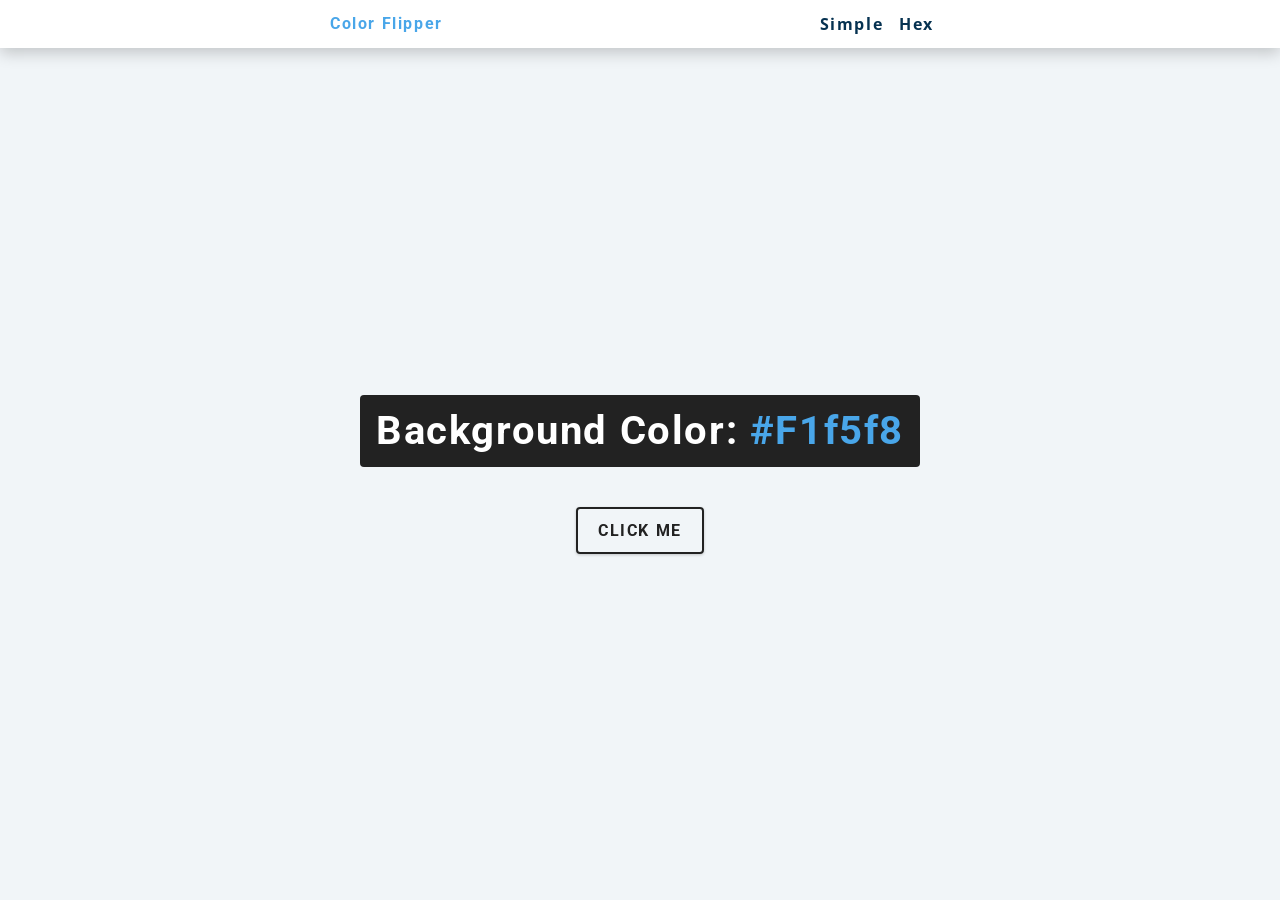
<file: 01-color-flipper/setup/index.html>
<!DOCTYPE html>
<html lang="en">
  <head>
    <meta charset="UTF-8" />
    <meta name="viewport" content="width=device-width, initial-scale=1.0" />
    <title>Color Flipper || Simple</title>

    <!-- styles -->
    <link rel="stylesheet" href="styles.css" />
  </head>
  <body>

    <nav>
      <div class="nav-center">
        <h4>color flipper</h4>
        <ul class="nav-links">
          <li>
            <a href="index.html">simple</a>
          </li>
          <li>
            <a href="hex.html">hex</a>
          </li>
        </ul>
      </div>

    </nav>

    <main>
      <div class="container">
        <h2>background color: <span class="color">
          #f1f5f8
        </span></h2>
        <button class="btn btn-hero" id="btn">click me</button>
      </div>
    </main>
    
    <!-- javascript -->
    <script src="app.js"></script>
  </body>
</html>
</file>
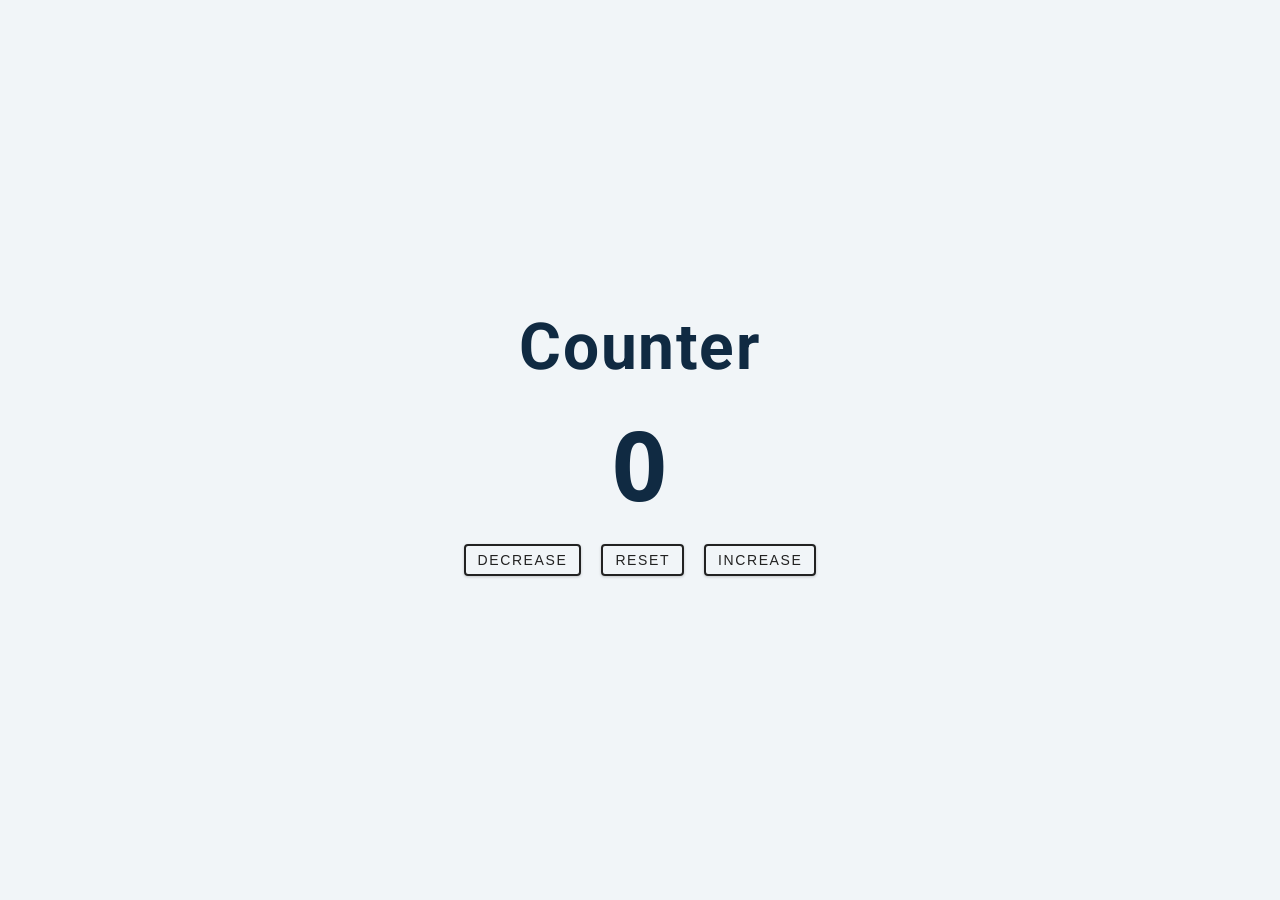
<file: 02-counter/setup/index.html>
<!DOCTYPE html>
<html lang="en">
  <head>
    <meta charset="UTF-8" />
    <meta name="viewport" content="width=device-width, initial-scale=1.0" />
    <title>Counter</title>

    <!-- styles -->
    <link rel="stylesheet" href="styles.css" />
  </head>
  <body>
    <main>
      <div class="container">
    <h1>Counter</h1>

    <span id="value">0</span>
    <div class="button-container">

      <button class="btn decrease">decrease</button>
      <button class="btn reset">reset</button>
      <button class="btn increase">increase</button>
    </div>
    <!-- javascript -->
   </div>
    </main>
    <script src="app.js"></script>
  </body>
</html>
</file>
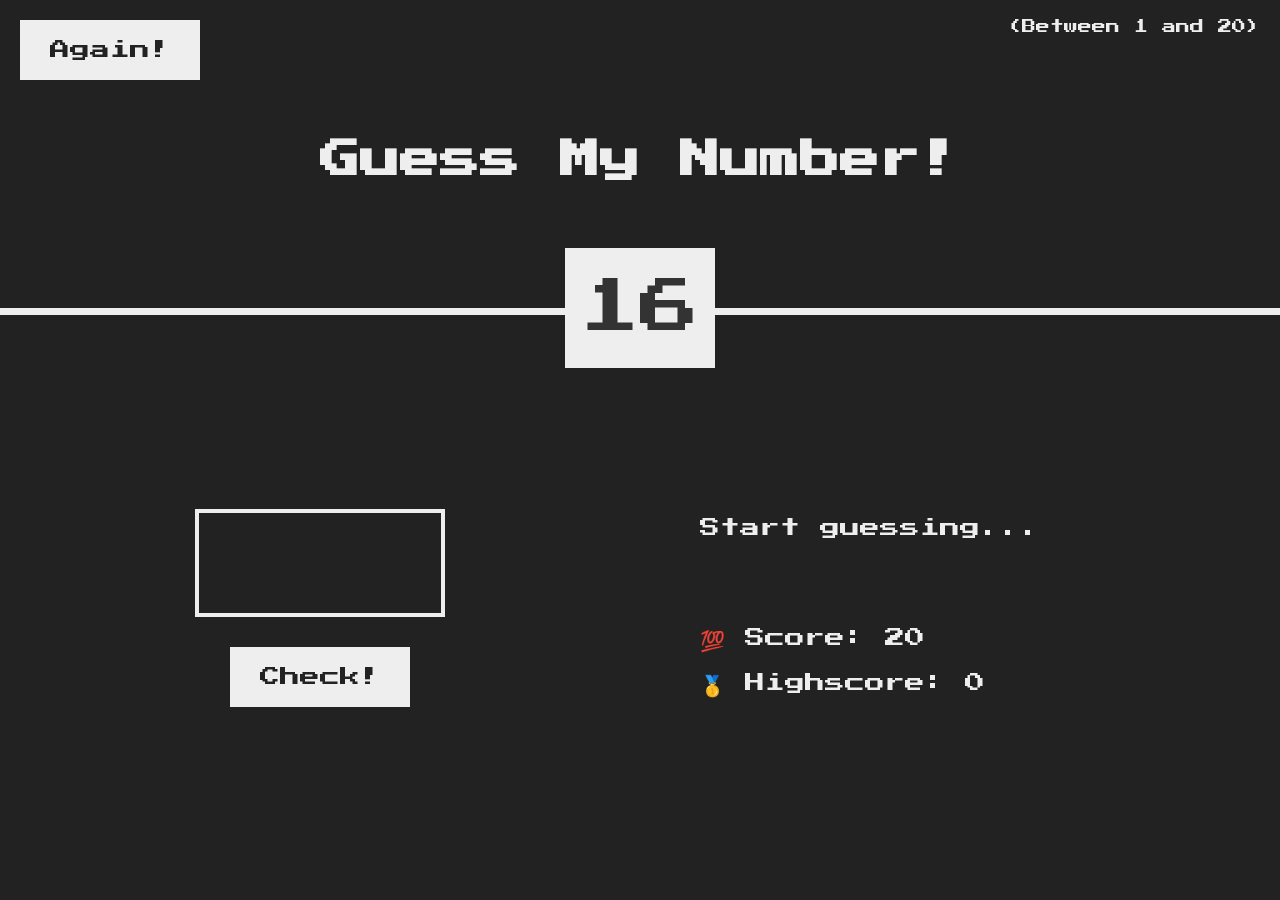
<file: 05-Guess-My-Number/starter/index.html>
<!DOCTYPE html>
<html lang="en">
  <head>
    <meta charset="UTF-8" />
    <meta name="viewport" content="width=device-width, initial-scale=1.0" />
    <meta http-equiv="X-UA-Compatible" content="ie=edge" />
    <link rel="stylesheet" href="style.css" />
    <title>Guess My Number!</title>
  </head>
  <body>
    <header>
      <h1>Guess My Number!</h1>
      <p class="between">(Between 1 and 20)</p>
      <button class="btn again">Again!</button>
      <div class="number">?</div>
    </header>
    <main>
      <section class="left">
        <input type="number" class="guess" />
        <button class="btn check">Check!</button>
      </section>
      <section class="right">
        <p class="message">Start guessing...</p>
        <p class="label-score">💯 Score: <span class="score">20</span></p>
        <p class="label-highscore">
          🥇 Highscore: <span class="highscore">0</span>
        </p>
      </section>
    </main>
    <script src="script.js"></script>
  </body>
</html>
</file>
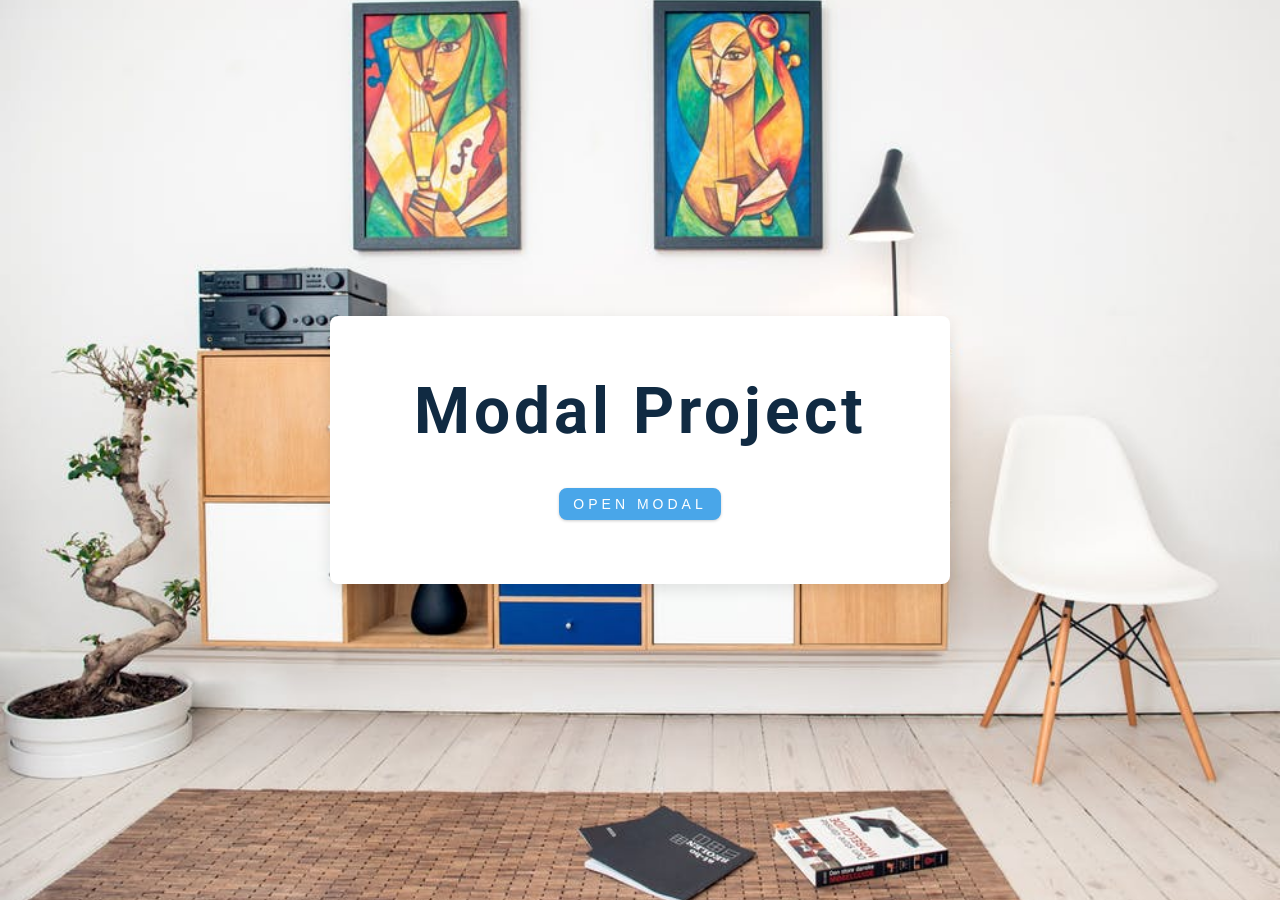
<file: 06-modal/setup/index.html>
<!DOCTYPE html>
<html lang="en">
  <head>
    <meta charset="UTF-8" />
    <meta name="viewport" content="width=device-width, initial-scale=1.0" />
    <title>Modal</title>
    <!-- font-awesome -->
    <link
      rel="stylesheet"
      href="https://cdnjs.cloudflare.com/ajax/libs/font-awesome/5.14.0/css/all.min.css"
    />
    <!-- styles -->
    <link rel="stylesheet" href="styles.css" />
  </head>
  <body>
   
    <header class="hero">
      <div class="banner">
        <h1>modal project</h1>
        <button class="btn modal-btn">
          open modal
        </button>
      </div>
    </header>

    <div class="modal-overlay">
      <div class="modal-container">
        <h3>modal content</h3>
         <button class="close-btn">
           <i class="fas fa-times"></i>
         </button>
      </div>
    </div>
    <!-- javascript -->
    <script src="app.js"></script>
  </body>
</html>
</file>
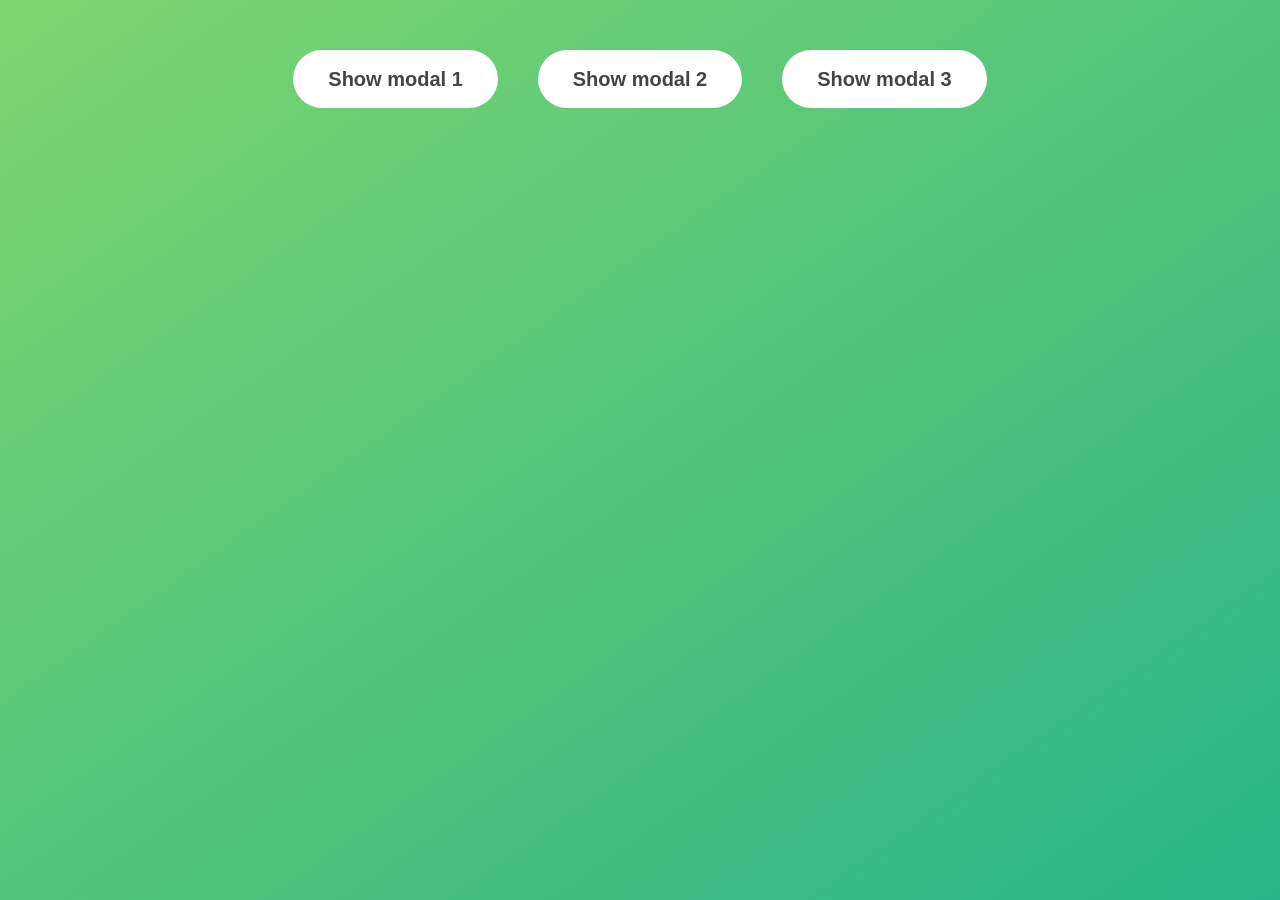
<file: 06-Modal/starter/index.html>
<!DOCTYPE html>
<html lang="en">
  <head>
    <meta charset="UTF-8" />
    <meta name="viewport" content="width=device-width, initial-scale=1.0" />
    <meta http-equiv="X-UA-Compatible" content="ie=edge" />
    <link rel="stylesheet" href="style.css" />
    <title>Modal window</title>
  </head>
  <body>
    <button class="show-modal">Show modal 1</button>
    <button class="show-modal">Show modal 2</button>
    <button class="show-modal">Show modal 3</button>

    <div class="modal hidden">
      <button class="close-modal">&times;</button>
      <h1>I'm a modal window 😍</h1>
      <p>
        Lorem ipsum dolor sit amet, consectetur adipisicing elit, sed do eiusmod
        tempor incididunt ut labore et dolore magna aliqua. Ut enim ad minim
        veniam, quis nostrud exercitation ullamco laboris nisi ut aliquip ex ea
        commodo consequat. Duis aute irure dolor in reprehenderit in voluptate
        velit esse cillum dolore eu fugiat nulla pariatur. Excepteur sint
        occaecat cupidatat non proident, sunt in culpa qui officia deserunt
        mollit anim id est laborum.
      </p>
    </div>
    <div class="overlay hidden"></div>

    <script src="script.js"></script>
  </body>
</html>
</file>
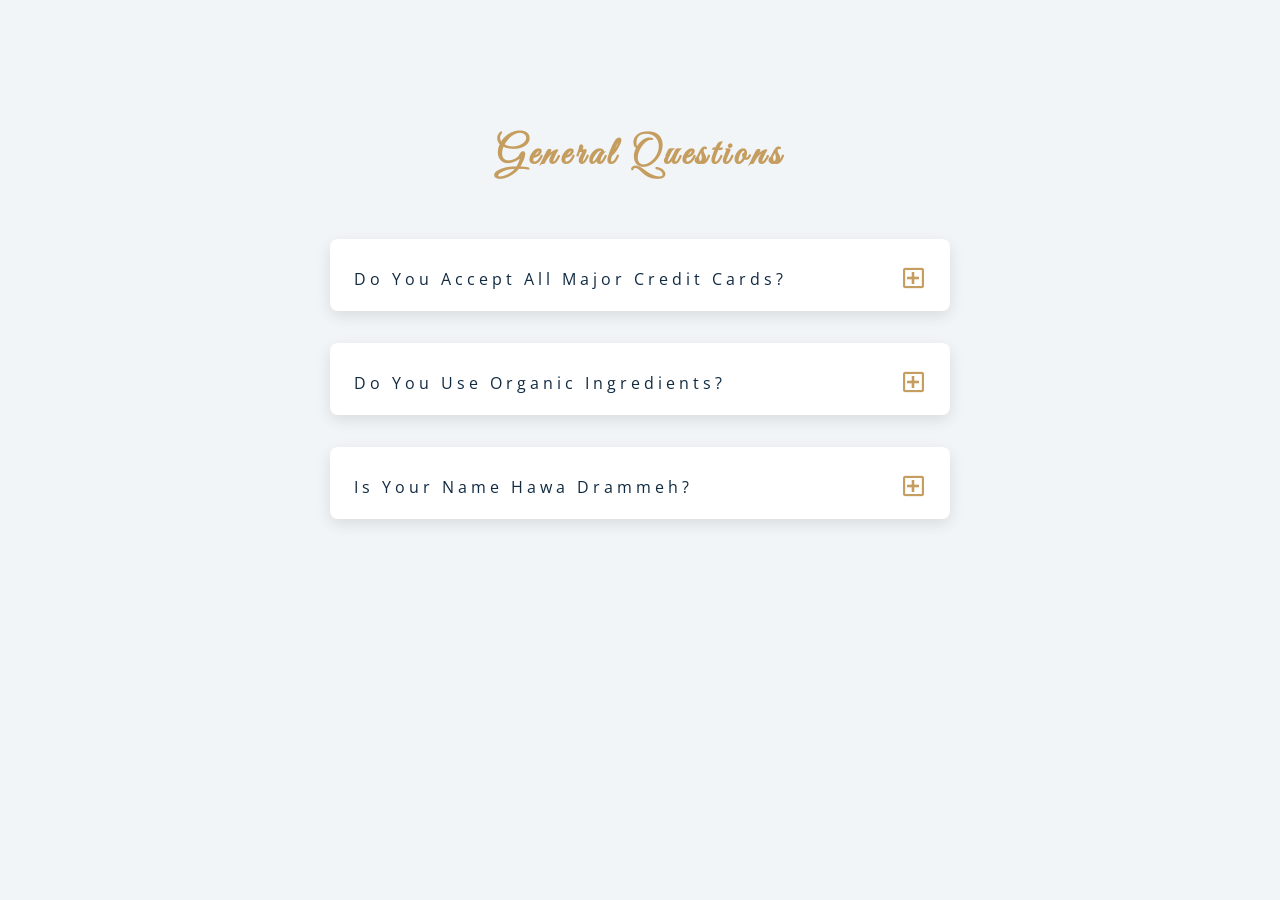
<file: 07-questions/setup/index.html>
<!DOCTYPE html>
<html lang="en">
  <head>
    <meta charset="UTF-8" />
    <meta name="viewport" content="width=device-width, initial-scale=1.0" />
    <title>Q & A</title>
    <!-- font-awesome -->
    <link
      rel="stylesheet"
      href="https://cdnjs.cloudflare.com/ajax/libs/font-awesome/5.14.0/css/all.min.css"
    />
    <!-- extra fonts -->
    <link
      href="https://fonts.googleapis.com/css?family=Great+Vibes&display=swap"
      rel="stylesheet"
    />
    <!-- styles -->
    <link rel="stylesheet" href="styles.css" />
  </head>
  <body>

    <section class="questions">
      <div class="title">
        <h2>general questions</h2>
      </div>

      <div class="section-center">

        <article class="question">

          <div class="question-title">
          <p>do you accept all major credit cards?</p>
          <button type="button" class="question-btn">
            <span class="plus-icon">
              <i class="far fa-plus-square"></i>
            </span>
            <span class="minus-icon">
              <i class="far fa-minus-square"></i>
            </span>
          </button>
        </div>


                      <div class="question-text">
            <p>È universalmente riconosciuto che un 
              lettore che osserva il layout di una 
              pagina viene distratto</p>

            </div>
          </article>
     



            <article class="question">
            <div class="question-title">
              <p>do you use organic ingredients?</p>
              <button type="button" class="question-btn">
                <span class="plus-icon">
                  <i class="far fa-plus-square"></i>
                </span>
                <span class="minus-icon">
                  <i class="far fa-minus-square"></i>
                </span>
              </button>
              </div>
              <div class="question-text">
                <p>È universalmente riconosciuto che un 
                  lettore che osserva il layout di una 
                  pagina viene distratto</p>
    
                </div>
                </article>


                <article class="question">
             
                <div class="question-title">
                  <p>is your name Hawa Drammeh?</p>
                  <button type="button" class="question-btn">
                    <span class="plus-icon">
                      <i class="far fa-plus-square"></i>
                    </span>
                    <span class="minus-icon">
                      <i class="far fa-minus-square"></i>
                    </span>
                  </button>
                  </div>
                  <div class="question-text">
                    <p>È universalmente riconosciuto che un 
                      lettore che osserva il layout di una 
                      pagina viene distratto</p>
        
                    </div>
          </article>
        </div>
    
    </section>
    <!-- javascript -->
    <script src="app.js"></script>
  </body>
</html>
</file>
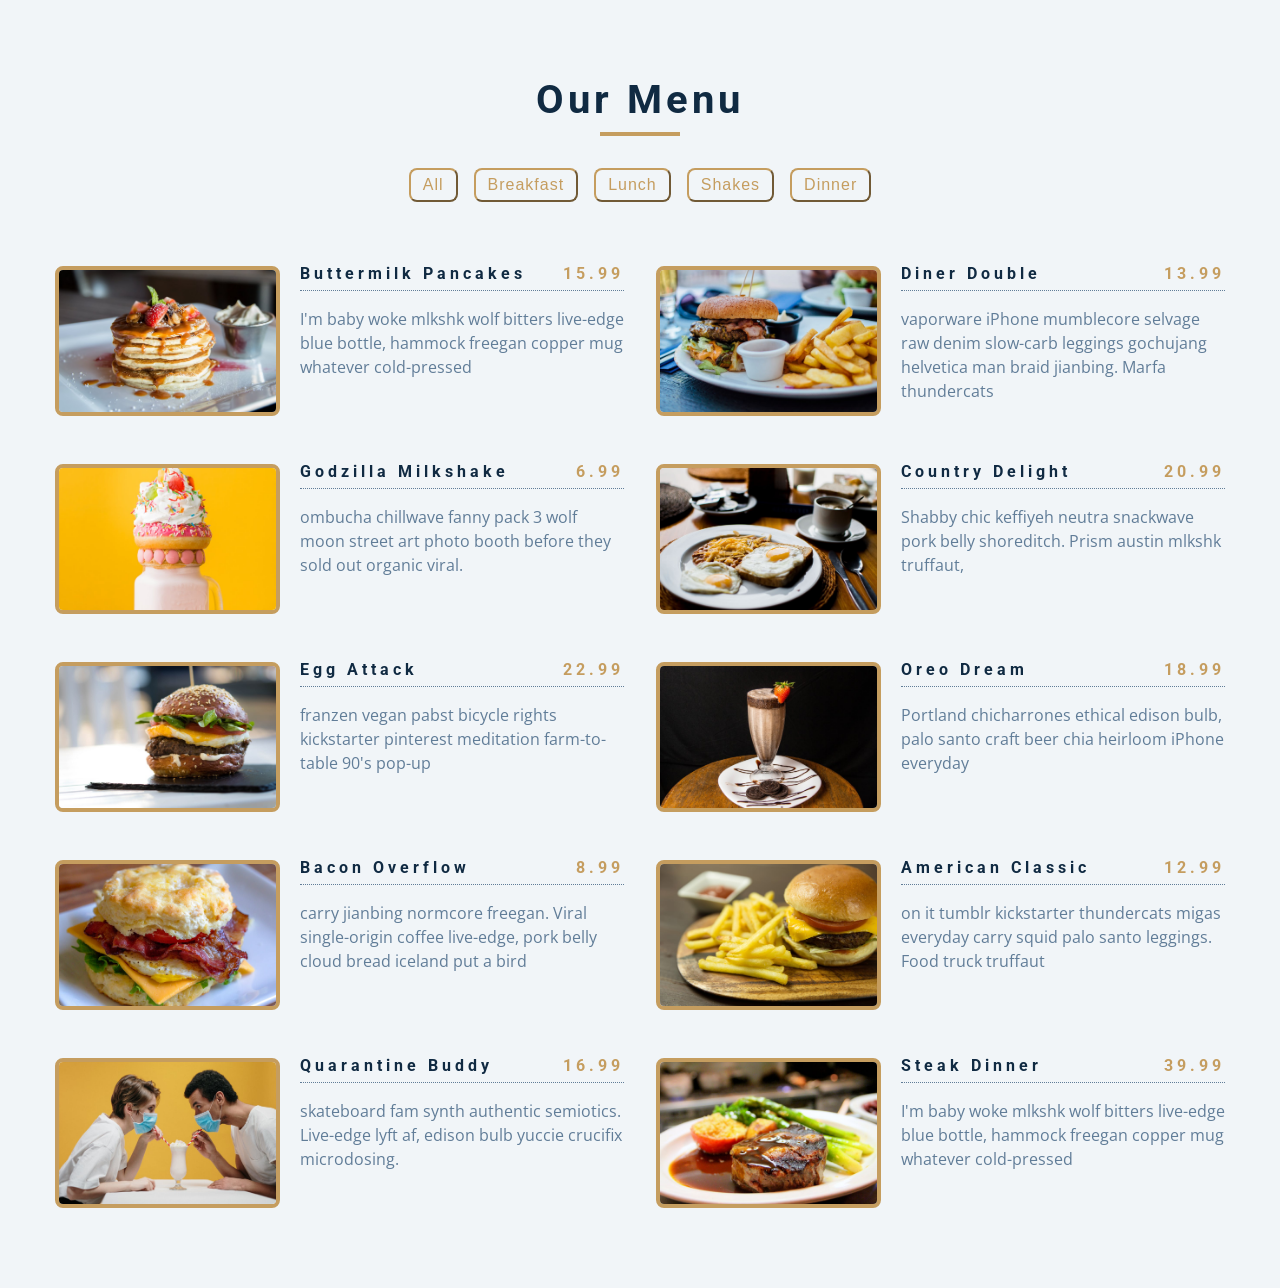
<file: 08-menu/setup/index.html>
<!DOCTYPE html>
<html lang="en">
  <head>
    <meta charset="UTF-8" />
    <meta name="viewport" content="width=device-width, initial-scale=1.0" />
    <title>Starter</title>
    <!-- font-awesome -->
    <link
      rel="stylesheet"
      href="https://cdnjs.cloudflare.com/ajax/libs/font-awesome/5.14.0/css/all.min.css"
    />
    <!-- styles -->
    <link rel="stylesheet" href="styles.css" />
  </head>
  <body>
    <section class="menu">

      <div class="title">
        <h2>our menu</h2>
        <div class="underline"></div>
      </div>

      <!---filter buttons-->

      <div class="btn-container">

        <!--
        <button type="button" class="filter-btn" data-id="all">All</button>
        <button type="button" class="filter-btn" data-id="breakfast">Breakfast</button>
        <button type="button" class="filter-btn" data-id="lunch">Lunch</button>
        <button type="button" class="filter-btn" data-id="shakes">Shakes</button>
        -->
      </div>

   
      <!---menu items-->

      <div class="section-center">

        <!--single item-->
        <article class="menu-item">
          <img src="menu-item.jpeg" class="photo" alt="menu-item">

          <div class="item-info">
            <header>
              <h4>buttermilk pancakes</h4>
              <h4 class="price">$15</h4>
            </header>

            <p class="item-text">
              It may sound self explanatory, 
              but the main difference between regular pancakes and buttermilk pancakes is the buttermilk! 
            </p>
            
          </div>

        </article>
        <!--end of single item-->

        
      </div>
      

    </section>
    <!-- javascript -->
    <script src="app.js"></script>
  </body>
</html>
</file>
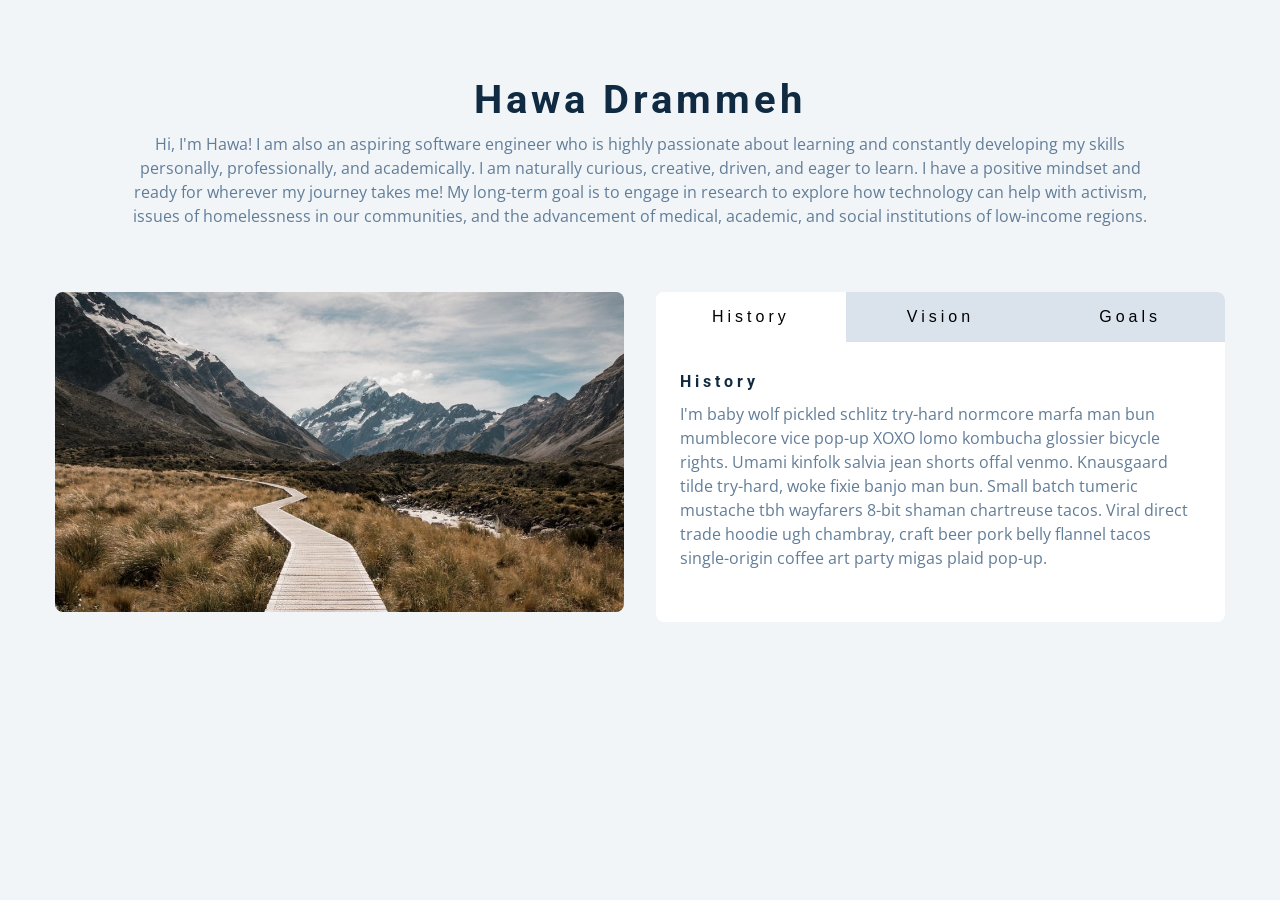
<file: 11-tabs/setup/index.html>
<!DOCTYPE html>
<html lang="en">
  <head>
    <meta charset="UTF-8" />
    <meta name="viewport" content="width=device-width, initial-scale=1.0" />
    <title>Tabs</title>

    <!-- styles -->
    <link rel="stylesheet" href="styles.css" />
  </head>
  <body>

    <section class="section">
      <div class="title">
        <h2>Hawa Drammeh</h2>
        <p>
          Hi, I'm Hawa!

I am also an aspiring software engineer who is highly passionate about learning and constantly developing my skills personally, professionally, and academically. I am naturally curious, creative, driven, and eager to learn. I have a positive mindset and ready for wherever my journey takes me!

My long-term goal is to engage in research to explore how technology can help with activism, issues of homelessness in our communities, and the advancement of medical, academic, and social institutions of low-income regions.
        </p>
      </div>

      <div class="about-center section-center">
        <article class="about-img">
          <img src="hero-bcg.jpeg" alt="about pic" />
        </article>
        <article class="about">
          <div class="btn-container">
            <button class="tab-btn active" data-id="history">History</button>
            <button class="tab-btn" data-id="vision"> Vision</button>
            <button class="tab-btn" data-id="goals">goals</button>
          </div>



          <article class="about-content">
                                      <!--single item-->
                     <div class="content active" id="history">
                         <h4>history</h4>
                       <p>
                      I'm baby wolf pickled schlitz try-hard normcore marfa man bun mumblecore vice
                 pop-up XOXO lomo kombucha glossier bicycle rights. Umami kinfolk salvia jean
                                        shorts offal venmo. Knausgaard tilde try-hard, woke fixie banjo man bun. Small
                                        batch tumeric mustache tbh wayfarers 8-bit shaman chartreuse tacos. Viral
                                        direct trade hoodie ugh chambray, craft beer pork belly flannel tacos
                                        single-origin coffee art party migas plaid pop-up.
                                      </p>
                            </div>

                              
                                        <!--end single item-->
                <!--single item-->
             
                <div class="content" id="vision">
                <h4>vision</h4>
                        
              <p>
                Man bun PBR&B keytar copper mug prism, hell of helvetica. Synth crucifix offal
                deep v hella biodiesel. Church-key listicle polaroid put a bird on it
                chillwave palo santo enamel pin, tattooed meggings franzen la croix cray.
                Retro yr aesthetic four loko tbh helvetica air plant, neutra palo santo tofu
                mumblecore. Hoodie bushwick pour-over jean shorts chartreuse shabby chic. Roof
                party hammock master cleanse pop-up truffaut, bicycle rights skateboard
                affogato readymade sustainable deep v live-edge schlitz narwhal.
              </p>
              <ul>
                <li>list item</li>
                <li>list item</li>
                <li>list item</li>

    
              </ul>

            </div>
                <!--end single item-->
                  <!--single item-->

        <!--single item-->
        <div class="content" id="goals"> 
        <h4>goals</h4>
                
      <p>
        Man bun PBR&B keytar copper mug prism, hell of helvetica. Synth crucifix offal
        deep v hella biodiesel. Church-key listicle polaroid put a bird on it
        chillwave palo santo enamel pin, tattooed meggings franzen la croix cray.
        Retro yr aesthetic four loko tbh helvetica air plant, neutra palo santo tofu
        mumblecore. Hoodie bushwick pour-over jean shorts chartreuse shabby chic. Roof
        party hammock master cleanse pop-up truffaut, bicycle rights skateboard
        affogato readymade sustainable deep v live-edge schlitz narwhal.
    
      </p>
    

        <!--end single item-->
          <!--single item-->
    </div>



          </div>

               


          </article>
        </article>

     
    
      </div>
    </section>

    <!-- javascript -->
    <script src="app.js"></script>
  </body>
</html>
</file>
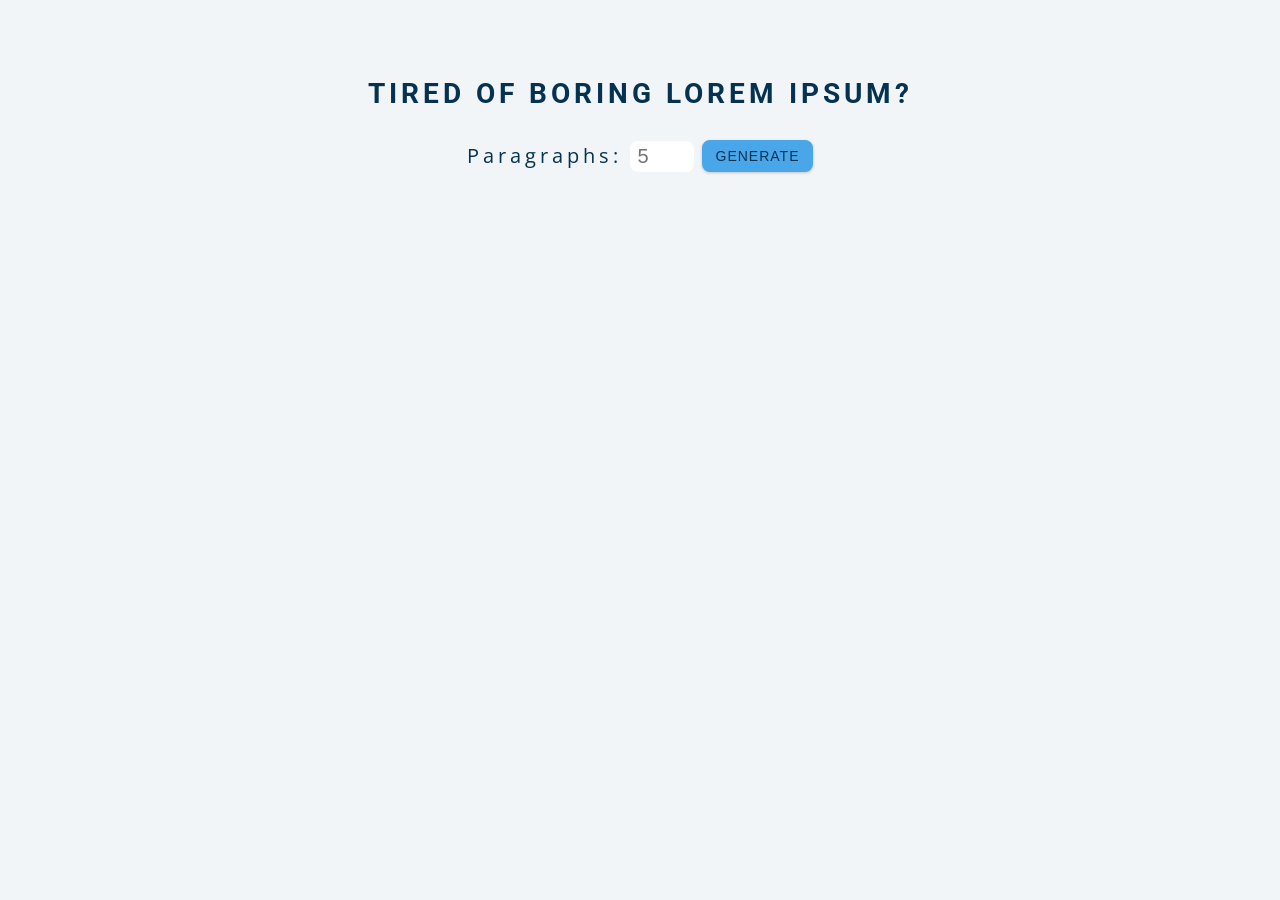
<file: 13-lorem-ipsum/setup/index.html>
<!DOCTYPE html>
<html lang="en">
  <head>
    <meta charset="UTF-8" />
    <meta name="viewport" content="width=device-width, initial-scale=1.0" />
    <title>Lorem Ipsum</title>

    <!-- styles -->
    <link rel="stylesheet" href="styles.css" />
  </head>
  <body>
   <section class="section-center">
     <h3>tired of boring lorem ipsum?</h3>
     <form  class="lorem-form">
       <label for="amount" >paragraphs:</label>
       <input type="number" name="amount" id="amount" placeholder="5"/>
       <button type="submit" class="btn">generate</button>
     </form>

     <article class="lorem-text">

     </article>
   </section>
    <!-- javascript -->
    <script src="app.js"></script>
  </body>
</html>
</file>
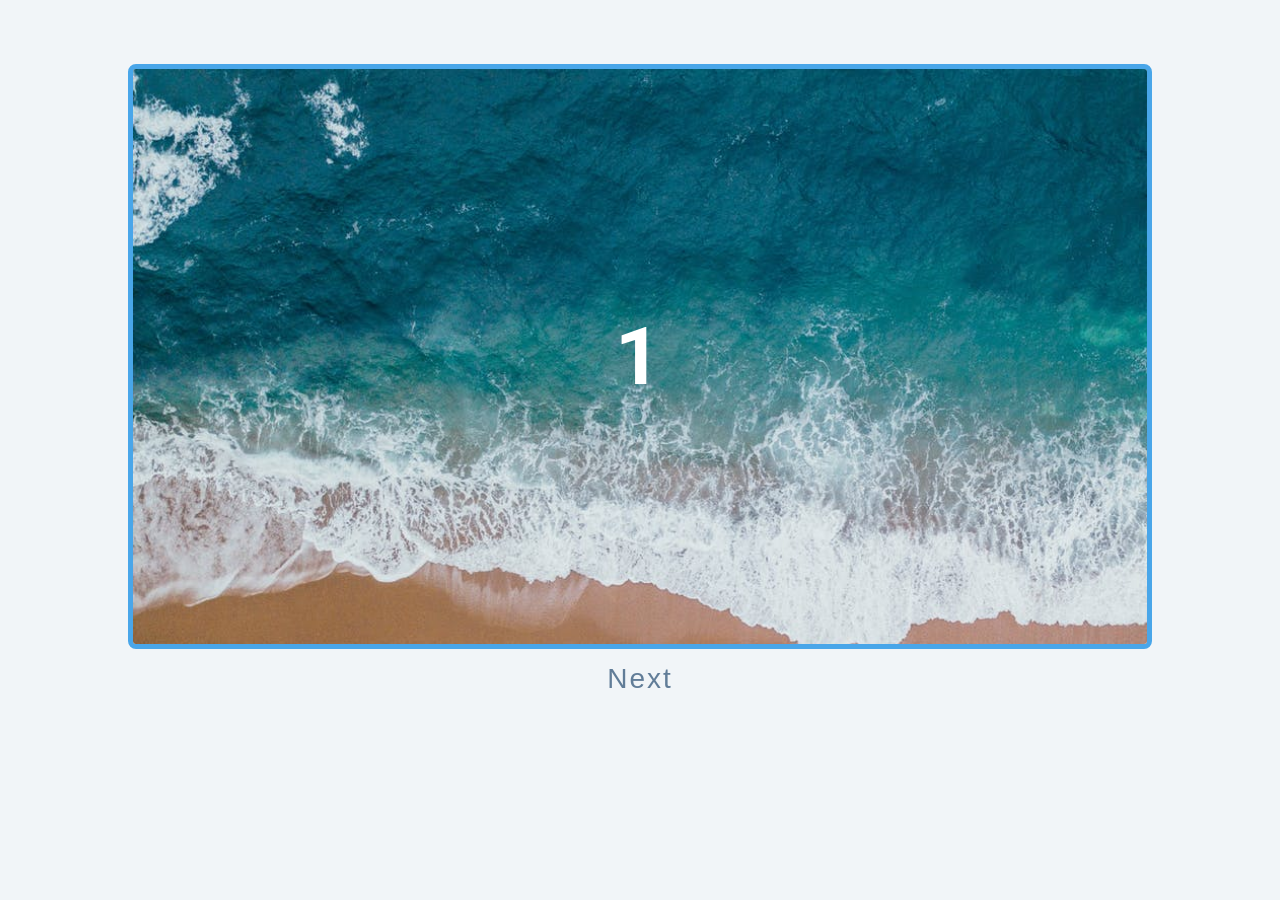
<file: 15-slider/setup/index.html>
<!DOCTYPE html>
<html lang="en">
  <head>
    <meta charset="UTF-8" />
    <meta name="viewport" content="width=device-width, initial-scale=1.0" />
    <title>Slider</title>

    <!-- styles -->
    <link rel="stylesheet" href="styles.css" />
  </head>
  <body>
    <div class="slider-container">
      <div class="slide">
        <img src="img-1.jpeg" class="slide-img" alt="" />
        <h1>1</h1>
      </div>

      <div class="slide">
      
        <h1>2</h1>
      </div>

      <div class="slide">
   
        <h1>3</h1>
      </div>

      <div class="slide">
        <div>
        <img src="person-1.jpeg" class="person-img" alt="" />
        <h4>susan doe</h4>
        <h1>4</h1>
        </div>
      
      </div>

    </div>

    <div class="btn-container">
      <button type="button" class="prevBtn">prev</button>
      <button type="button" class="nextBtn">next</button>

    </div>
    <!-- javascript -->
    <script src="app.js"></script>
  </body>
</html>
</file>
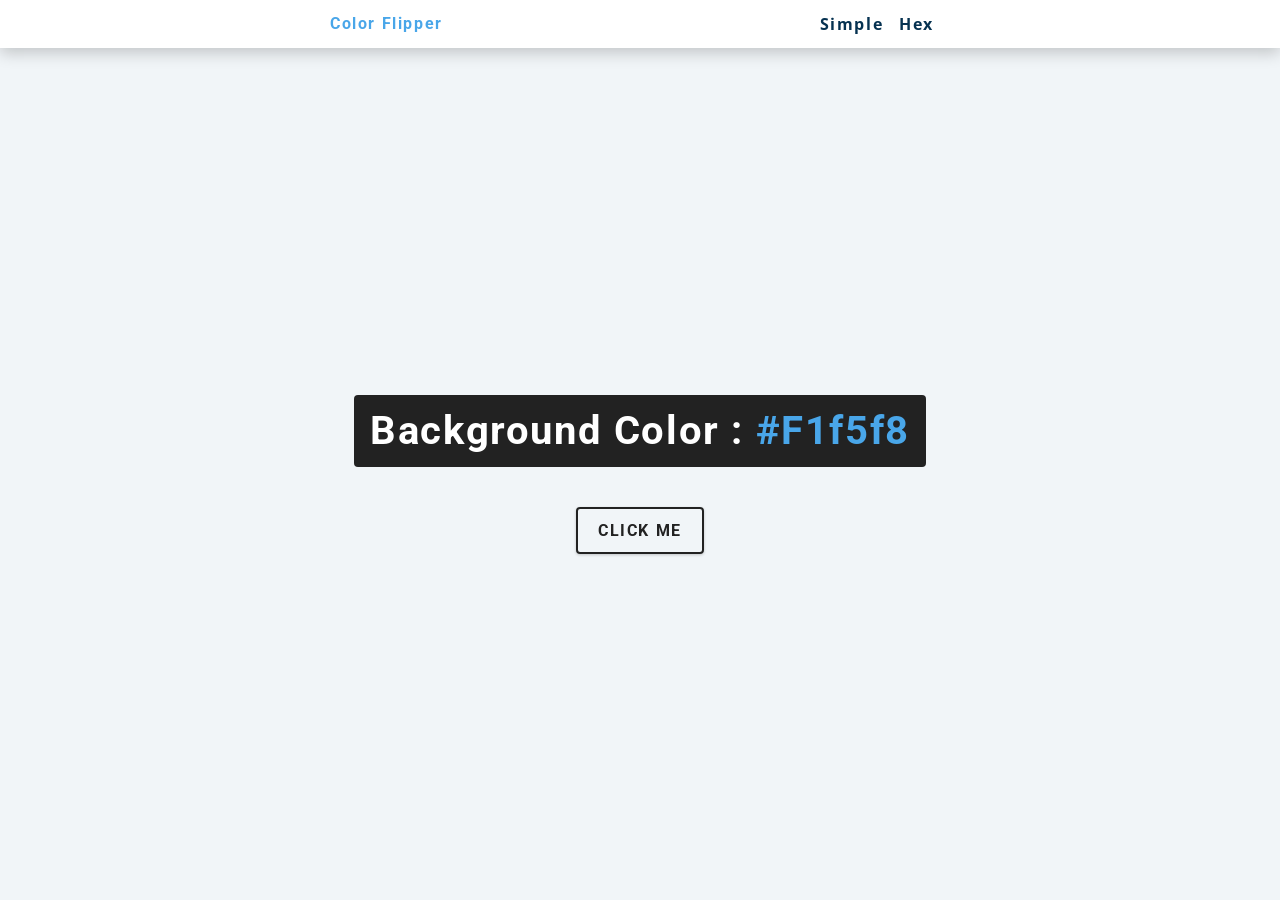
<file: 01-color-flipper/setup/hex.html>
<!DOCTYPE html>
<html lang="en">
  <head>
    <meta charset="UTF-8" />
    <meta name="viewport" content="width=device-width, initial-scale=1.0" />
    <title>
      Color Flipper || Simple
    </title>

    <!-- styles -->
    <link rel="stylesheet" href="styles.css" />
  </head>

  <body>
    <nav>
      <div class="nav-center">
        <h4>color flipper</h4>
        <ul class="nav-links">
          <li><a href="index.html">simple</a></li>
          <li><a href="hex.html">hex</a></li>
        </ul>
      </div>
    </nav>
    <main>
      <div class="container">
        <h2>background color : <span class="color">#f1f5f8</span></h2>
        <button class="btn btn-hero" id="btn">click me</button>
      </div>
    </main>
    <!-- javascript -->
    <script src="hex.js"></script>
  </body>
</html>
</file>
<file: 01-color-flipper/setup/styles.css>
/*
=============== 
Fonts
===============
*/
@import url("https://fonts.googleapis.com/css?family=Open+Sans|Roboto:400,700&display=swap");

/*
=============== 
Variables
===============
*/

:root {
  /* dark shades of primary color*/
  --clr-primary-1: hsl(205, 86%, 17%);
  --clr-primary-2: hsl(205, 77%, 27%);
  --clr-primary-3: hsl(205, 72%, 37%);
  --clr-primary-4: hsl(205, 63%, 48%);
  /* primary/main color */
  --clr-primary-5: hsl(205, 78%, 60%);
  /* lighter shades of primary color */
  --clr-primary-6: hsl(205, 89%, 70%);
  --clr-primary-7: hsl(205, 90%, 76%);
  --clr-primary-8: hsl(205, 86%, 81%);
  --clr-primary-9: hsl(205, 90%, 88%);
  --clr-primary-10: hsl(205, 100%, 96%);
  /* darkest grey - used for headings */
  --clr-grey-1: hsl(209, 61%, 16%);
  --clr-grey-2: hsl(211, 39%, 23%);
  --clr-grey-3: hsl(209, 34%, 30%);
  --clr-grey-4: hsl(209, 28%, 39%);
  /* grey used for paragraphs */
  --clr-grey-5: hsl(210, 22%, 49%);
  --clr-grey-6: hsl(209, 23%, 60%);
  --clr-grey-7: hsl(211, 27%, 70%);
  --clr-grey-8: hsl(210, 31%, 80%);
  --clr-grey-9: hsl(212, 33%, 89%);
  --clr-grey-10: hsl(210, 36%, 96%);
  --clr-white: #fff;
  --clr-red-dark: hsl(360, 67%, 44%);
  --clr-red-light: hsl(360, 71%, 66%);
  --clr-green-dark: hsl(125, 67%, 44%);
  --clr-green-light: hsl(125, 71%, 66%);
  --clr-black: #222;
  --ff-primary: "Roboto", sans-serif;
  --ff-secondary: "Open Sans", sans-serif;
  --transition: all 0.3s linear;
  --spacing: 0.1rem;
  --radius: 0.25rem;
  --light-shadow: 0 5px 15px rgba(0, 0, 0, 0.1);
  --dark-shadow: 0 5px 15px rgba(0, 0, 0, 0.2);
  --max-width: 1170px;
  --fixed-width: 620px;
}
/*
=============== 
Global Styles
===============
*/

*,
::after,
::before {
  margin: 0;
  padding: 0;
  box-sizing: border-box;
}
body {
  font-family: var(--ff-secondary);
  background: var(--clr-grey-10);
  color: var(--clr-grey-1);
  line-height: 1.5;
  font-size: 0.875rem;
}
ul {
  list-style-type: none;
}
a {
  text-decoration: none;
}
h1,
h2,
h3,
h4 {
  letter-spacing: var(--spacing);
  text-transform: capitalize;
  line-height: 1.25;
  margin-bottom: 0.75rem;
  font-family: var(--ff-primary);
}
h1 {
  font-size: 3rem;
}
h2 {
  font-size: 2rem;
}
h3 {
  font-size: 1.25rem;
}
h4 {
  font-size: 0.875rem;
}
p {
  margin-bottom: 1.25rem;
  color: var(--clr-grey-5);
}
@media screen and (min-width: 800px) {
  h1 {
    font-size: 4rem;
  }
  h2 {
    font-size: 2.5rem;
  }
  h3 {
    font-size: 1.75rem;
  }
  h4 {
    font-size: 1rem;
  }
  body {
    font-size: 1rem;
  }
  h1,
  h2,
  h3,
  h4 {
    line-height: 1;
  }
}
/*  global classes */

/* section */
.section {
  padding: 5rem 0;
}

.section-center {
  width: 90vw;
  margin: 0 auto;
  max-width: 1170px;
}
@media screen and (min-width: 992px) {
  .section-center {
    width: 95vw;
  }
}
main {
  min-height: 100vh;
  display: grid;
  place-items: center;
}

/*
=============== 
Nav
===============
*/
nav {
  background: var(--clr-white);
  height: 3rem;
  display: grid;
  align-items: center;
  box-shadow: var(--dark-shadow);
}
.nav-center {
  width: 90vw;
  max-width: var(--fixed-width);
  margin: 0 auto;
  display: flex;
  align-items: center;
  justify-content: space-between;
}
.nav-center h4 {
  margin-bottom: 0;
  color: var(--clr-primary-5);
}
.nav-links {
  display: flex;
}
nav a {
  text-transform: capitalize;
  font-weight: 700;
  font-size: 1rem;
  color: var(--clr-primary-1);
  letter-spacing: var(--spacing);
  margin-right: 1rem;
}
nav a:hover {
  color: var(--clr-primary-5);
}
/*
=============== 
Container
===============
*/
main {
  min-height: calc(100vh - 3rem);
  display: grid;
  place-items: center;
}
.container {
  text-align: center;
}
.container h2 {
  background: var(--clr-black);
  color: var(--clr-white);
  padding: 1rem;
  border-radius: var(--radius);
  margin-bottom: 2.5rem;
}
.color {
  color: var(--clr-primary-5);
}
.btn-hero {
  font-family: var(--ff-primary);
  text-transform: uppercase;
  background: transparent;
  color: var(--clr-black);
  letter-spacing: var(--spacing);
  display: inline-block;
  font-weight: 700;
  transition: var(--transition);
  border: 2px solid var(--clr-black);
  cursor: pointer;
  box-shadow: 0 1px 3px rgba(0, 0, 0, 0.2);
  border-radius: var(--radius);
  font-size: 1rem;
  padding: 0.75rem 1.25rem;
}
.btn-hero:hover {
  color: var(--clr-white);
  background: var(--clr-black);
}
</file>
<file: 02-counter/setup/styles.css>
/*
=============== 
Fonts
===============
*/
@import url("https://fonts.googleapis.com/css?family=Open+Sans|Roboto:400,700&display=swap");

/*
=============== 
Variables
===============
*/

:root {
  /* dark shades of primary color*/
  --clr-primary-1: hsl(205, 86%, 17%);
  --clr-primary-2: hsl(205, 77%, 27%);
  --clr-primary-3: hsl(205, 72%, 37%);
  --clr-primary-4: hsl(205, 63%, 48%);
  /* primary/main color */
  --clr-primary-5: hsl(205, 78%, 60%);
  /* lighter shades of primary color */
  --clr-primary-6: hsl(205, 89%, 70%);
  --clr-primary-7: hsl(205, 90%, 76%);
  --clr-primary-8: hsl(205, 86%, 81%);
  --clr-primary-9: hsl(205, 90%, 88%);
  --clr-primary-10: hsl(205, 100%, 96%);
  /* darkest grey - used for headings */
  --clr-grey-1: hsl(209, 61%, 16%);
  --clr-grey-2: hsl(211, 39%, 23%);
  --clr-grey-3: hsl(209, 34%, 30%);
  --clr-grey-4: hsl(209, 28%, 39%);
  /* grey used for paragraphs */
  --clr-grey-5: hsl(210, 22%, 49%);
  --clr-grey-6: hsl(209, 23%, 60%);
  --clr-grey-7: hsl(211, 27%, 70%);
  --clr-grey-8: hsl(210, 31%, 80%);
  --clr-grey-9: hsl(212, 33%, 89%);
  --clr-grey-10: hsl(210, 36%, 96%);
  --clr-white: #fff;
  --clr-red-dark: hsl(360, 67%, 44%);
  --clr-red-light: hsl(360, 71%, 66%);
  --clr-green-dark: hsl(125, 67%, 44%);
  --clr-green-light: hsl(125, 71%, 66%);
  --clr-black: #222;
  --ff-primary: "Roboto", sans-serif;
  --ff-secondary: "Open Sans", sans-serif;
  --transition: all 0.3s linear;
  --spacing: 0.1rem;
  --radius: 0.25rem;
  --light-shadow: 0 5px 15px rgba(0, 0, 0, 0.1);
  --dark-shadow: 0 5px 15px rgba(0, 0, 0, 0.2);
  --max-width: 1170px;
  --fixed-width: 620px;
}
/*
=============== 
Global Styles
===============
*/

*,
::after,
::before {
  margin: 0;
  padding: 0;
  box-sizing: border-box;
}
body {
  font-family: var(--ff-secondary);
  background: var(--clr-grey-10);
  color: var(--clr-grey-1);
  line-height: 1.5;
  font-size: 0.875rem;
}
ul {
  list-style-type: none;
}
a {
  text-decoration: none;
}
h1,
h2,
h3,
h4 {
  letter-spacing: var(--spacing);
  text-transform: capitalize;
  line-height: 1.25;
  margin-bottom: 0.75rem;
  font-family: var(--ff-primary);
}
h1 {
  font-size: 3rem;
}
h2 {
  font-size: 2rem;
}
h3 {
  font-size: 1.25rem;
}
h4 {
  font-size: 0.875rem;
}
p {
  margin-bottom: 1.25rem;
  color: var(--clr-grey-5);
}
@media screen and (min-width: 800px) {
  h1 {
    font-size: 4rem;
  }
  h2 {
    font-size: 2.5rem;
  }
  h3 {
    font-size: 1.75rem;
  }
  h4 {
    font-size: 1rem;
  }
  body {
    font-size: 1rem;
  }
  h1,
  h2,
  h3,
  h4 {
    line-height: 1;
  }
}
/*  global classes */

/* section */
.section {
  padding: 5rem 0;
}

.section-center {
  width: 90vw;
  margin: 0 auto;
  max-width: 1170px;
}
@media screen and (min-width: 992px) {
  .section-center {
    width: 95vw;
  }
}
main {
  min-height: 100vh;
  display: grid;
  place-items: center;
}

/*
=============== 
Counter
===============
*/

main {
  min-height: 100vh;
  display: grid;
  place-items: center;
}
.container {
  text-align: center;
}
#value {
  font-size: 6rem;
  font-weight: bold;
}
.btn {
  text-transform: uppercase;
  background: transparent;
  color: var(--clr-black);
  padding: 0.375rem 0.75rem;
  letter-spacing: var(--spacing);
  display: inline-block;
  transition: var(--transition);
  font-size: 0.875rem;
  border: 2px solid var(--clr-black);
  cursor: pointer;
  box-shadow: 0 1px 3px rgba(0, 0, 0, 0.2);
  border-radius: var(--radius);
  margin: 0.5rem;
}
.btn:hover {
  color: var(--clr-white);
  background: var(--clr-black);
}
</file>
<file: 05-Guess-My-Number/starter/style.css>
@import url('https://fonts.googleapis.com/css?family=Press+Start+2P&display=swap');

* {
  margin: 0;
  padding: 0;
  box-sizing: inherit;
}

html {
  font-size: 62.5%;
  box-sizing: border-box;
}

body {
  font-family: 'Press Start 2P', sans-serif;
  color: #eee;
  background-color: #222;
  /* background-color: #60b347; */
}

/* LAYOUT */
header {
  position: relative;
  height: 35vh;
  border-bottom: 7px solid #eee;
}

main {
  height: 65vh;
  color: #eee;
  display: flex;
  align-items: center;
  justify-content: space-around;
}

.left {
  width: 52rem;
  display: flex;
  flex-direction: column;
  align-items: center;
}

.right {
  width: 52rem;
  font-size: 2rem;
}

/* ELEMENTS STYLE */
h1 {
  font-size: 4rem;
  text-align: center;
  position: absolute;
  width: 100%;
  top: 52%;
  left: 50%;
  transform: translate(-50%, -50%);
}

.number {
  background: #eee;
  color: #333;
  font-size: 6rem;
  width: 15rem;
  padding: 3rem 0rem;
  text-align: center;
  position: absolute;
  bottom: 0;
  left: 50%;
  transform: translate(-50%, 50%);
}

.between {
  font-size: 1.4rem;
  position: absolute;
  top: 2rem;
  right: 2rem;
}

.again {
  position: absolute;
  top: 2rem;
  left: 2rem;
}

.guess {
  background: none;
  border: 4px solid #eee;
  font-family: inherit;
  color: inherit;
  font-size: 5rem;
  padding: 2.5rem;
  width: 25rem;
  text-align: center;
  display: block;
  margin-bottom: 3rem;
}

.btn {
  border: none;
  background-color: #eee;
  color: #222;
  font-size: 2rem;
  font-family: inherit;
  padding: 2rem 3rem;
  cursor: pointer;
}

.btn:hover {
  background-color: #ccc;
}

.message {
  margin-bottom: 8rem;
  height: 3rem;
}

.label-score {
  margin-bottom: 2rem;
}
</file>
<file: 06-modal/setup/styles.css>
/*
=============== 
Fonts
===============
*/
@import url("https://fonts.googleapis.com/css?family=Open+Sans|Roboto:400,700&display=swap");

/*
=============== 
Variables
===============
*/

:root {
  /* dark shades of primary color*/
  --clr-primary-1: hsl(205, 86%, 17%);
  --clr-primary-2: hsl(205, 77%, 27%);
  --clr-primary-3: hsl(205, 72%, 37%);
  --clr-primary-4: hsl(205, 63%, 48%);
  /* primary/main color */
  --clr-primary-5: #49a6e9;
  /* --clr-primary-5: rgb(73, 166, 233); */
  /* lighter shades of primary color */
  --clr-primary-6: hsl(205, 89%, 70%);
  --clr-primary-7: hsl(205, 90%, 76%);
  --clr-primary-8: hsl(205, 86%, 81%);
  --clr-primary-9: hsl(205, 90%, 88%);
  --clr-primary-10: hsl(205, 100%, 96%);
  /* darkest grey - used for headings */
  --clr-grey-1: hsl(209, 61%, 16%);
  --clr-grey-2: hsl(211, 39%, 23%);
  --clr-grey-3: hsl(209, 34%, 30%);
  --clr-grey-4: hsl(209, 28%, 39%);
  /* grey used for paragraphs */
  --clr-grey-5: hsl(210, 22%, 49%);
  --clr-grey-6: hsl(209, 23%, 60%);
  --clr-grey-7: hsl(211, 27%, 70%);
  --clr-grey-8: hsl(210, 31%, 80%);
  --clr-grey-9: hsl(212, 33%, 89%);
  --clr-grey-10: hsl(210, 36%, 96%);
  --clr-white: #fff;
  --clr-red-dark: hsl(360, 67%, 44%);
  --clr-red-light: hsl(360, 71%, 66%);
  --clr-green-dark: hsl(125, 67%, 44%);
  --clr-green-light: hsl(125, 71%, 66%);
  --clr-black: #222;
  --ff-primary: "Roboto", sans-serif;
  --ff-secondary: "Open Sans", sans-serif;
  --transition: all 0.3s linear;
  --spacing: 0.25rem;
  --radius: 0.5rem;
  --light-shadow: 0 5px 15px rgba(0, 0, 0, 0.1);
  --dark-shadow: 0 5px 15px rgba(0, 0, 0, 0.2);
  --max-width: 1170px;
  --fixed-width: 620px;
}
/*
=============== 
Global Styles
===============
*/

*,
::after,
::before {
  margin: 0;
  padding: 0;
  box-sizing: border-box;
}
body {
  font-family: var(--ff-secondary);
  background: var(--clr-grey-10);
  color: var(--clr-grey-1);
  line-height: 1.5;
  font-size: 0.875rem;
}
ul {
  list-style-type: none;
}
a {
  text-decoration: none;
}
img:not(.logo) {
  width: 100%;
}
img {
  display: block;
}

h1,
h2,
h3,
h4 {
  letter-spacing: var(--spacing);
  text-transform: capitalize;
  line-height: 1.25;
  margin-bottom: 0.75rem;
  font-family: var(--ff-primary);
}
h1 {
  font-size: 3rem;
}
h2 {
  font-size: 2rem;
}
h3 {
  font-size: 1.25rem;
}
h4 {
  font-size: 0.875rem;
}
p {
  margin-bottom: 1.25rem;
  color: var(--clr-grey-5);
}
@media screen and (min-width: 800px) {
  h1 {
    font-size: 4rem;
  }
  h2 {
    font-size: 2.5rem;
  }
  h3 {
    font-size: 1.75rem;
  }
  h4 {
    font-size: 1rem;
  }
  body {
    font-size: 1rem;
  }
  h1,
  h2,
  h3,
  h4 {
    line-height: 1;
  }
}
/*  global classes */

.btn {
  text-transform: uppercase;
  background: transparent;
  color: var(--clr-black);
  padding: 0.375rem 0.75rem;
  letter-spacing: var(--spacing);
  display: inline-block;
  transition: var(--transition);
  font-size: 0.875rem;
  border: 2px solid var(--clr-black);
  cursor: pointer;
  box-shadow: 0 1px 3px rgba(0, 0, 0, 0.2);
  border-radius: var(--radius);
}
.btn:hover {
  color: var(--clr-white);
  background: var(--clr-black);
}
/* section */
.section {
  padding: 5rem 0;
}

.section-center {
  width: 90vw;
  margin: 0 auto;
  max-width: 1170px;
}
@media screen and (min-width: 992px) {
  .section-center {
    width: 95vw;
  }
}
main {
  min-height: 100vh;
  display: grid;
  place-items: center;
}
/*
=============== 
Modal
===============
*/
.hero {
  min-height: 100vh;
  background: url("./hero.jpeg") center/cover no-repeat;
  display: grid;
  place-items: center;
}
.banner {
  background: var(--clr-white);
  padding: 4rem 0;
  border-radius: var(--radius);
  box-shadow: var(--light-shadow);
  text-align: center;
  width: 90vw;
  max-width: var(--fixed-width);
}
.modal-btn {
  margin-top: 2rem;
  background: var(--clr-primary-5);
  border-color: var(--clr-primary-5);
  color: var(--clr-white);
}
.modal-btn:hover {
  background: transparent;
  color: var(--clr-primary-5);
}
.modal-overlay {
  position: fixed;
  top: 0;
  left: 0;
  width: 100%;
  height: 100%;
  background: rgba(73, 166, 233, 0.5);
  display: grid;
  place-items: center;
  transition: var(--transition);
  visibility: hidden;
  z-index: -10;
}
/* OPEN/CLOSE MODAL */
.open-modal {
  visibility: visible;
  z-index: 10;
}
.modal-container {
  background: var(--clr-white);
  border-radius: var(--radius);
  width: 90vw;
  height: 30vh;
  max-width: var(--fixed-width);
  text-align: center;
  display: grid;
  place-items: center;
  position: relative;
}
.close-btn {
  position: absolute;
  top: 1rem;
  right: 1rem;
  font-size: 2rem;
  background: transparent;
  border-color: transparent;
  color: var(--clr-red-dark);
  cursor: pointer;
  transition: var(--transition);
}
.close-btn:hover {
  color: var(--clr-red-light);
  transform: scale(1.3);
}
</file>
<file: 06-Modal/starter/style.css>
* {
  margin: 0;
  padding: 0;
  box-sizing: inherit;
}

html {
  font-size: 62.5%;
  box-sizing: border-box;
}

body {
  font-family: sans-serif;
  color: #333;
  line-height: 1.5;
  height: 100vh;
  position: relative;
  display: flex;
  align-items: flex-start;
  justify-content: center;
  background: linear-gradient(to top left, #28b487, #7dd56f);
}

.show-modal {
  font-size: 2rem;
  font-weight: 600;
  padding: 1.75rem 3.5rem;
  margin: 5rem 2rem;
  border: none;
  background-color: #fff;
  color: #444;
  border-radius: 10rem;
  cursor: pointer;
}

.close-modal {
  position: absolute;
  top: 1.2rem;
  right: 2rem;
  font-size: 5rem;
  color: #333;
  cursor: pointer;
  border: none;
  background: none;
}

h1 {
  font-size: 2.5rem;
  margin-bottom: 2rem;
}

p {
  font-size: 1.8rem;
}

/* -------------------------- */
/* CLASSES TO MAKE MODAL WORK */
.hidden {
  display: none;
}

.modal {
  position: absolute;
  top: 50%;
  left: 50%;
  transform: translate(-50%, -50%);
  width: 70%;

  background-color: white;
  padding: 6rem;
  border-radius: 5px;
  box-shadow: 0 3rem 5rem rgba(0, 0, 0, 0.3);
  z-index: 10;
}

.overlay {
  position: absolute;
  top: 0;
  left: 0;
  width: 100%;
  height: 100%;
  background-color: rgba(0, 0, 0, 0.6);
  backdrop-filter: blur(3px);
  z-index: 5;
}
</file>
<file: 07-questions/setup/styles.css>
/*
=============== 
Fonts
===============
*/
@import url("https://fonts.googleapis.com/css?family=Open+Sans|Roboto:400,700&display=swap");

/*
=============== 
Variables
===============
*/

:root {
  /* dark shades of primary color*/
  --clr-primary-1: hsl(205, 86%, 17%);
  --clr-primary-2: hsl(205, 77%, 27%);
  --clr-primary-3: hsl(205, 72%, 37%);
  --clr-primary-4: hsl(205, 63%, 48%);
  /* primary/main color */
  --clr-primary-5: #49a6e9;
  /* lighter shades of primary color */
  --clr-primary-6: hsl(205, 89%, 70%);
  --clr-primary-7: hsl(205, 90%, 76%);
  --clr-primary-8: hsl(205, 86%, 81%);
  --clr-primary-9: hsl(205, 90%, 88%);
  --clr-primary-10: hsl(205, 100%, 96%);
  /* darkest grey - used for headings */
  --clr-grey-1: hsl(209, 61%, 16%);
  --clr-grey-2: hsl(211, 39%, 23%);
  --clr-grey-3: hsl(209, 34%, 30%);
  --clr-grey-4: hsl(209, 28%, 39%);
  /* grey used for paragraphs */
  --clr-grey-5: hsl(210, 22%, 49%);
  --clr-grey-6: hsl(209, 23%, 60%);
  --clr-grey-7: hsl(211, 27%, 70%);
  --clr-grey-8: hsl(210, 31%, 80%);
  --clr-grey-9: hsl(212, 33%, 89%);
  --clr-grey-10: hsl(210, 36%, 96%);
  --clr-white: #fff;
  --clr-red-dark: hsl(360, 67%, 44%);
  --clr-red-light: hsl(360, 71%, 66%);
  --clr-green-dark: hsl(125, 67%, 44%);
  --clr-green-light: hsl(125, 71%, 66%);
  --clr-gold: #c59d5f;
  --clr-black: #222;
  --ff-primary: "Roboto", sans-serif;
  --ff-secondary: "Open Sans", sans-serif;
  --transition: all 0.3s linear;
  --spacing: 0.25rem;
  --radius: 0.5rem;
  --light-shadow: 0 5px 15px rgba(0, 0, 0, 0.1);
  --dark-shadow: 0 5px 15px rgba(0, 0, 0, 0.2);
  --max-width: 1170px;
  --fixed-width: 620px;
}
/*
=============== 
Global Styles
===============
*/

*,
::after,
::before {
  margin: 0;
  padding: 0;
  box-sizing: border-box;
}
body {
  font-family: var(--ff-secondary);
  background: var(--clr-grey-10);
  color: var(--clr-grey-1);
  line-height: 1.5;
  font-size: 0.875rem;
}
ul {
  list-style-type: none;
}
a {
  text-decoration: none;
}
img:not(.logo) {
  width: 100%;
}
img {
  display: block;
}

h1,
h2,
h3,
h4 {
  letter-spacing: var(--spacing);
  text-transform: capitalize;
  line-height: 1.25;
  margin-bottom: 0.75rem;
  font-family: var(--ff-primary);
}
h1 {
  font-size: 3rem;
}
h2 {
  font-size: 2rem;
}
h3 {
  font-size: 1.25rem;
}
h4 {
  font-size: 0.875rem;
}
p {
  margin-bottom: 1.25rem;
  color: var(--clr-grey-5);
}
@media screen and (min-width: 800px) {
  h1 {
    font-size: 4rem;
  }
  h2 {
    font-size: 2.5rem;
  }
  h3 {
    font-size: 1.75rem;
  }
  h4 {
    font-size: 1rem;
  }
  body {
    font-size: 1rem;
  }
  h1,
  h2,
  h3,
  h4 {
    line-height: 1;
  }
}
/*  global classes */

.btn {
  text-transform: uppercase;
  background: transparent;
  color: var(--clr-black);
  padding: 0.375rem 0.75rem;
  letter-spacing: var(--spacing);
  display: inline-block;
  transition: var(--transition);
  font-size: 0.875rem;
  border: 2px solid var(--clr-black);
  cursor: pointer;
  box-shadow: 0 1px 3px rgba(0, 0, 0, 0.2);
  border-radius: var(--radius);
}
.btn:hover {
  color: var(--clr-white);
  background: var(--clr-black);
}
/* section */
.section {
  padding: 5rem 0;
}

.section-center {
  width: 90vw;
  margin: 0 auto;
  max-width: 1170px;
}
@media screen and (min-width: 992px) {
  .section-center {
    width: 95vw;
  }
}
main {
  min-height: 100vh;
  display: grid;
  place-items: center;
}
/*
=============== 
Questions
===============
*/
.title {
  margin-top: 15vh;
  margin-bottom: 4rem;
}
.title h2 {
  color: var(--clr-gold);
  font-family: "Great Vibes", cursive;
  text-align: center;
}
.section-center {
  max-width: var(--fixed-width);
}
.question {
  background: var(--clr-white);
  border-radius: var(--radius);
  box-shadow: var(--light-shadow);
  padding: 1.5rem 1.5rem 0 1.5rem;
  margin-bottom: 2rem;
}
.question-title {
  display: flex;
  justify-content: space-between;
  align-items: center;
  text-transform: capitalize;
  padding-bottom: 1rem;
}
.question-title p {
  margin-bottom: 0;
  letter-spacing: var(--spacing);
  color: var(--clr-grey-1);
}
.question-btn {
  font-size: 1.5rem;
  background: transparent;
  border-color: transparent;
  cursor: pointer;
  color: var(--clr-gold);
  transition: var(--transition);
}
.question-btn:hover {
  transform: rotate(90deg);
}
.question-text {
  padding: 1rem 0 1.5rem 0;
  border-top: 1px solid rgba(0, 0, 0, 0.2);
}
.question-text p {
  margin-bottom: 0;
}
.question-text {
  display: none;
}
.show-text .question-text {
  display: block;
}
.minus-icon {
  display: none;
}
.show-text .minus-icon {
  display: inline;
}
.show-text .plus-icon {
  display: none;
}
</file>
<file: 08-menu/setup/styles.css>
/*
=============== 
Fonts
===============
*/
@import url("https://fonts.googleapis.com/css?family=Open+Sans|Roboto:400,700&display=swap");

/*
=============== 
Variables
===============
*/

:root {
  /* dark shades of primary color*/
  --clr-primary-1: hsl(205, 86%, 17%);
  --clr-primary-2: hsl(205, 77%, 27%);
  --clr-primary-3: hsl(205, 72%, 37%);
  --clr-primary-4: hsl(205, 63%, 48%);
  /* primary/main color */
  --clr-primary-5: #49a6e9;
  /* lighter shades of primary color */
  --clr-primary-6: hsl(205, 89%, 70%);
  --clr-primary-7: hsl(205, 90%, 76%);
  --clr-primary-8: hsl(205, 86%, 81%);
  --clr-primary-9: hsl(205, 90%, 88%);
  --clr-primary-10: hsl(205, 100%, 96%);
  /* darkest grey - used for headings */
  --clr-grey-1: hsl(209, 61%, 16%);
  --clr-grey-2: hsl(211, 39%, 23%);
  --clr-grey-3: hsl(209, 34%, 30%);
  --clr-grey-4: hsl(209, 28%, 39%);
  /* grey used for paragraphs */
  --clr-grey-5: hsl(210, 22%, 49%);
  --clr-grey-6: hsl(209, 23%, 60%);
  --clr-grey-7: hsl(211, 27%, 70%);
  --clr-grey-8: hsl(210, 31%, 80%);
  --clr-grey-9: hsl(212, 33%, 89%);
  --clr-grey-10: hsl(210, 36%, 96%);
  --clr-white: #fff;
  --clr-red-dark: hsl(360, 67%, 44%);
  --clr-red-light: hsl(360, 71%, 66%);
  --clr-green-dark: hsl(125, 67%, 44%);
  --clr-green-light: hsl(125, 71%, 66%);
  --clr-gold: #c59d5f;
  --clr-black: #222;
  --ff-primary: "Roboto", sans-serif;
  --ff-secondary: "Open Sans", sans-serif;
  --transition: all 0.3s linear;
  --spacing: 0.25rem;
  --radius: 0.5rem;
  --light-shadow: 0 5px 15px rgba(0, 0, 0, 0.1);
  --dark-shadow: 0 5px 15px rgba(0, 0, 0, 0.2);
  --max-width: 1170px;
  --fixed-width: 620px;
}
/*
=============== 
Global Styles
===============
*/

*,
::after,
::before {
  margin: 0;
  padding: 0;
  box-sizing: border-box;
}
body {
  font-family: var(--ff-secondary);
  background: var(--clr-grey-10);
  color: var(--clr-grey-1);
  line-height: 1.5;
  font-size: 0.875rem;
}
ul {
  list-style-type: none;
}
a {
  text-decoration: none;
}
img:not(.logo) {
  width: 100%;
}
img {
  display: block;
}

h1,
h2,
h3,
h4 {
  letter-spacing: var(--spacing);
  text-transform: capitalize;
  line-height: 1.25;
  margin-bottom: 0.75rem;
  font-family: var(--ff-primary);
}
h1 {
  font-size: 3rem;
}
h2 {
  font-size: 2rem;
}
h3 {
  font-size: 1.25rem;
}
h4 {
  font-size: 0.875rem;
}
p {
  margin-bottom: 1.25rem;
  color: var(--clr-grey-5);
}
@media screen and (min-width: 800px) {
  h1 {
    font-size: 4rem;
  }
  h2 {
    font-size: 2.5rem;
  }
  h3 {
    font-size: 1.75rem;
  }
  h4 {
    font-size: 1rem;
  }
  body {
    font-size: 1rem;
  }
  h1,
  h2,
  h3,
  h4 {
    line-height: 1;
  }
}
/*  global classes */

.btn {
  text-transform: uppercase;
  background: transparent;
  color: var(--clr-black);
  padding: 0.375rem 0.75rem;
  letter-spacing: var(--spacing);
  display: inline-block;
  transition: var(--transition);
  font-size: 0.875rem;
  border: 2px solid var(--clr-black);
  cursor: pointer;
  box-shadow: 0 1px 3px rgba(0, 0, 0, 0.2);
  border-radius: var(--radius);
}
.btn:hover {
  color: var(--clr-white);
  background: var(--clr-black);
}
/* section */
.section {
  padding: 5rem 0;
}

main {
  min-height: 100vh;
  display: grid;
  place-items: center;
}
/*
=============== 
Menu
===============
*/

.menu {
  padding: 5rem 0;
}
.title {
  text-align: center;
  margin-bottom: 2rem;
}
.underline {
  width: 5rem;
  height: 0.25rem;
  background: var(--clr-gold);
  margin-left: auto;
  margin-right: auto;
}
.btn-container {
  margin-bottom: 4rem;
  display: flex;
  justify-content: center;
}
.filter-btn {
  background: transparent;
  border-color: var(--clr-gold);
  font-size: 1rem;
  text-transform: capitalize;
  margin: 0 0.5rem;
  letter-spacing: 1px;
  border-radius: var(--radius);
  padding: 0.375rem 0.75rem;
  color: var(--clr-gold);
  cursor: pointer;
  transition: var(--transition);
}
.filter-btn:hover {
  background: var(--clr-gold);
  color: var(--clr-white);
}
.section-center {
  width: 90vw;
  margin: 0 auto;
  max-width: 1170px;
  display: grid;
  gap: 3rem 2rem;
  justify-items: center;
}
.menu-item {
  display: grid;
  gap: 1rem 2rem;
  max-width: 25rem;
}
.photo {
  object-fit: cover;
  height: 200px;
  border: 0.25rem solid var(--clr-gold);
  border-radius: var(--radius);
}
.item-info header {
  display: flex;
  justify-content: space-between;
  border-bottom: 0.5px dotted var(--clr-grey-5);
}
.item-info h4 {
  margin-bottom: 0.5rem;
}
.price {
  color: var(--clr-gold);
}
.item-text {
  margin-bottom: 0;
  padding-top: 1rem;
}

@media screen and (min-width: 768px) {
  .menu-item {
    grid-template-columns: 225px 1fr;
    gap: 0 1.25rem;
    max-width: 40rem;
  }
  .photo {
    height: 175px;
  }
}
@media screen and (min-width: 1200px) {
  .section-center {
    width: 95vw;
    grid-template-columns: 1fr 1fr;
  }
  .photo {
    height: 150px;
  }
}
</file>
<file: 11-tabs/setup/styles.css>
/*
=============== 
Fonts
===============
*/
@import url("https://fonts.googleapis.com/css?family=Open+Sans|Roboto:400,700&display=swap");

/*
=============== 
Variables
===============
*/

:root {
  /* dark shades of primary color*/
  --clr-primary-1: hsl(205, 86%, 17%);
  --clr-primary-2: hsl(205, 77%, 27%);
  --clr-primary-3: hsl(205, 72%, 37%);
  --clr-primary-4: hsl(205, 63%, 48%);
  /* primary/main color */
  --clr-primary-5: #49a6e9;
  /* lighter shades of primary color */
  --clr-primary-6: hsl(205, 89%, 70%);
  --clr-primary-7: hsl(205, 90%, 76%);
  --clr-primary-8: hsl(205, 86%, 81%);
  --clr-primary-9: hsl(205, 90%, 88%);
  --clr-primary-10: hsl(205, 100%, 96%);
  /* darkest grey - used for headings */
  --clr-grey-1: hsl(209, 61%, 16%);
  --clr-grey-2: hsl(211, 39%, 23%);
  --clr-grey-3: hsl(209, 34%, 30%);
  --clr-grey-4: hsl(209, 28%, 39%);
  /* grey used for paragraphs */
  --clr-grey-5: hsl(210, 22%, 49%);
  --clr-grey-6: hsl(209, 23%, 60%);
  --clr-grey-7: hsl(211, 27%, 70%);
  --clr-grey-8: hsl(210, 31%, 80%);
  --clr-grey-9: hsl(212, 33%, 89%);
  --clr-grey-10: hsl(210, 36%, 96%);
  --clr-white: #fff;
  --clr-red-dark: hsl(360, 67%, 44%);
  --clr-red-light: hsl(360, 71%, 66%);
  --clr-green-dark: hsl(125, 67%, 44%);
  --clr-green-light: hsl(125, 71%, 66%);
  --clr-black: #222;
  --ff-primary: "Roboto", sans-serif;
  --ff-secondary: "Open Sans", sans-serif;
  --transition: all 0.3s linear;
  --spacing: 0.25rem;
  --radius: 0.5rem;
  --light-shadow: 0 5px 15px rgba(0, 0, 0, 0.1);
  --dark-shadow: 0 5px 15px rgba(0, 0, 0, 0.2);
  --max-width: 1170px;
  --fixed-width: 620px;
}
/*
=============== 
Global Styles
===============
*/

*,
::after,
::before {
  margin: 0;
  padding: 0;
  box-sizing: border-box;
}
body {
  font-family: var(--ff-secondary);
  background: var(--clr-grey-10);
  color: var(--clr-grey-1);
  line-height: 1.5;
  font-size: 0.875rem;
}
ul {
  list-style-type: none;
}
a {
  text-decoration: none;
}
img:not(.logo) {
  width: 100%;
}
img {
  display: block;
}

h1,
h2,
h3,
h4 {
  letter-spacing: var(--spacing);
  text-transform: capitalize;
  line-height: 1.25;
  margin-bottom: 0.75rem;
  font-family: var(--ff-primary);
}
h1 {
  font-size: 3rem;
}
h2 {
  font-size: 2rem;
}
h3 {
  font-size: 1.25rem;
}
h4 {
  font-size: 0.875rem;
}
p {
  margin-bottom: 1.25rem;
  color: var(--clr-grey-5);
}
@media screen and (min-width: 800px) {
  h1 {
    font-size: 4rem;
  }
  h2 {
    font-size: 2.5rem;
  }
  h3 {
    font-size: 1.75rem;
  }
  h4 {
    font-size: 1rem;
  }
  body {
    font-size: 1rem;
  }
  h1,
  h2,
  h3,
  h4 {
    line-height: 1;
  }
}
/*  global classes */

.btn {
  text-transform: uppercase;
  background: transparent;
  color: var(--clr-black);
  padding: 0.375rem 0.75rem;
  letter-spacing: var(--spacing);
  display: inline-block;
  transition: var(--transition);
  font-size: 0.875rem;
  border: 2px solid var(--clr-black);
  cursor: pointer;
  box-shadow: 0 1px 3px rgba(0, 0, 0, 0.2);
  border-radius: var(--radius);
}
.btn:hover {
  color: var(--clr-white);
  background: var(--clr-black);
}
/* section */
.section {
  padding: 5rem 0;
}

.section-center {
  width: 90vw;
  margin: 0 auto;
  max-width: 1170px;
}
@media screen and (min-width: 992px) {
  .section-center {
    width: 95vw;
  }
}
main {
  min-height: 100vh;
  display: grid;
  place-items: center;
}
/*
=============== 
About
===============
*/
.title {
  text-align: center;
  margin-bottom: 4rem;
}
.title p {
  width: 80%;
  margin: 0 auto;
}

.about-img {
  margin-bottom: 2rem;
}
.about-img img {
  border-radius: var(--radius);
  object-fit: cover;
  height: 20rem;
}
@media screen and (min-width: 992px) {
  .about-img {
    margin-bottom: 0;
  }

  .about-center {
    display: grid;
    grid-template-columns: 1fr 1fr;
    column-gap: 2rem;
  }
}
.about {
  background: var(--clr-white);
  border-radius: var(--radius);
  display: grid;
  grid-template-rows: auto 1fr;
}
.btn-container {
  border-top-left-radius: var(--radius);
  border-top-right-radius: var(--radius);
  display: grid;
  grid-template-columns: 1fr 1fr 1fr;
}
.tab-btn:nth-child(1) {
  border-top-left-radius: var(--radius);
}
.tab-btn:nth-child(3) {
  border-top-right-radius: var(--radius);
}
.tab-btn {
  padding: 1rem 0;
  border: none;
  text-transform: capitalize;
  font-size: 1rem;
  display: block;
  background: var(--clr-grey-9);
  cursor: pointer;
  transition: var(--transition);
  letter-spacing: var(--spacing);
}
.tab-btn:hover:not(.active) {
  background: var(--clr-primary-10);
  color: var(--clr-primary-5);
}
.about-content {
  border-bottom-left-radius: var(--radius);
  border-bottom-right-radius: var(--radius);
  padding: 2rem 1.5rem;
}
/* hide content */
.content {
  display: none;
}
.tab-btn.active {
  background: var(--clr-white);
}
.content.active {
  display: block;
}
</file>
<file: 13-lorem-ipsum/setup/styles.css>
/*
=============== 
Fonts
===============
*/
@import url("https://fonts.googleapis.com/css?family=Open+Sans|Roboto:400,700&display=swap");

/*
=============== 
Variables
===============
*/

:root {
  /* dark shades of primary color*/
  --clr-primary-1: hsl(205, 86%, 17%);
  --clr-primary-2: hsl(205, 77%, 27%);
  --clr-primary-3: hsl(205, 72%, 37%);
  --clr-primary-4: hsl(205, 63%, 48%);
  /* primary/main color */
  --clr-primary-5: #49a6e9;
  /* lighter shades of primary color */
  --clr-primary-6: hsl(205, 89%, 70%);
  --clr-primary-7: hsl(205, 90%, 76%);
  --clr-primary-8: hsl(205, 86%, 81%);
  --clr-primary-9: hsl(205, 90%, 88%);
  --clr-primary-10: hsl(205, 100%, 96%);
  /* darkest grey - used for headings */
  --clr-grey-1: hsl(209, 61%, 16%);
  --clr-grey-2: hsl(211, 39%, 23%);
  --clr-grey-3: hsl(209, 34%, 30%);
  --clr-grey-4: hsl(209, 28%, 39%);
  /* grey used for paragraphs */
  --clr-grey-5: hsl(210, 22%, 49%);
  --clr-grey-6: hsl(209, 23%, 60%);
  --clr-grey-7: hsl(211, 27%, 70%);
  --clr-grey-8: hsl(210, 31%, 80%);
  --clr-grey-9: hsl(212, 33%, 89%);
  --clr-grey-10: hsl(210, 36%, 96%);
  --clr-white: #fff;
  --clr-red-dark: hsl(360, 67%, 44%);
  --clr-red-light: hsl(360, 71%, 66%);
  --clr-green-dark: hsl(125, 67%, 44%);
  --clr-green-light: hsl(125, 71%, 66%);
  --clr-black: #222;
  --ff-primary: "Roboto", sans-serif;
  --ff-secondary: "Open Sans", sans-serif;
  --transition: all 0.3s linear;
  --spacing: 0.25rem;
  --radius: 0.5rem;
  --light-shadow: 0 5px 15px rgba(0, 0, 0, 0.1);
  --dark-shadow: 0 5px 15px rgba(0, 0, 0, 0.2);
  --max-width: 1170px;
  --fixed-width: 620px;
}
/*
=============== 
Global Styles
===============
*/

*,
::after,
::before {
  margin: 0;
  padding: 0;
  box-sizing: border-box;
}
body {
  font-family: var(--ff-secondary);
  background: var(--clr-grey-10);
  color: var(--clr-grey-1);
  line-height: 1.5;
  font-size: 0.875rem;
}
ul {
  list-style-type: none;
}
a {
  text-decoration: none;
}
img:not(.logo) {
  width: 100%;
}
img {
  display: block;
}

h1,
h2,
h3,
h4 {
  letter-spacing: var(--spacing);
  text-transform: capitalize;
  line-height: 1.25;
  margin-bottom: 0.75rem;
  font-family: var(--ff-primary);
}
h1 {
  font-size: 3rem;
}
h2 {
  font-size: 2rem;
}
h3 {
  font-size: 1.25rem;
}
h4 {
  font-size: 0.875rem;
}
p {
  margin-bottom: 1.25rem;
  color: var(--clr-grey-5);
}
@media screen and (min-width: 800px) {
  h1 {
    font-size: 4rem;
  }
  h2 {
    font-size: 2.5rem;
  }
  h3 {
    font-size: 1.75rem;
  }
  h4 {
    font-size: 1rem;
  }
  body {
    font-size: 1rem;
  }
  h1,
  h2,
  h3,
  h4 {
    line-height: 1;
  }
}
/*  global classes */

.btn {
  text-transform: uppercase;
  background: var(--clr-primary-5);
  color: var(--clr-primary-1);
  padding: 0.375rem 0.75rem;
  letter-spacing: 1px;
  display: inline-block;
  transition: var(--transition);
  font-size: 0.875rem;
  border: 2px solid var(--clr-primary-5);
  cursor: pointer;
  box-shadow: 0 1px 3px rgba(0, 0, 0, 0.2);
  border-radius: var(--radius);
}
.btn:hover {
  color: var(--clr-primary-5);
  background: var(--clr-primary-8);
  border-color: var(--clr-primary-8);
}
/* section */
.section {
  padding: 5rem 0;
}

.section-center {
  width: 90vw;
  margin: 0 auto;
  max-width: 40rem;
  margin-top: 5rem;
  text-align: center;
}
@media screen and (min-width: 992px) {
  .section-center {
    width: 95vw;
  }
}
main {
  min-height: 100vh;
  display: grid;
  place-items: center;
}
/*
=============== 
Lorem Ipsum
===============
*/
h3 {
  text-transform: uppercase;
  color: var(--clr-primary-1);
}
.lorem-form {
  text-transform: capitalize;
  letter-spacing: var(--spacing);
  margin-top: 2rem;
  margin-bottom: 4rem;
  display: flex;
  justify-content: center;
  align-items: center;
}
label {
  font-size: 1.25rem;
  color: var(--clr-primary-1);
}
input {
  padding: 0.25rem 0.5rem;

  width: 4rem;
  border-radius: var(--radius);
  border: none;
  margin: 0 0.5rem;
  font-size: 1.25rem;
}
button {
  background: var(--clr-primary-10);
}
.result {
  margin-bottom: 2rem;
}
</file>
<file: 15-slider/setup/styles.css>
/*
=============== 
Fonts
===============
*/
@import url("https://fonts.googleapis.com/css?family=Open+Sans|Roboto:400,700&display=swap");

/*
=============== 
Variables
===============
*/

:root {
  /* dark shades of primary color*/
  --clr-primary-1: hsl(205, 86%, 17%);
  --clr-primary-2: hsl(205, 77%, 27%);
  --clr-primary-3: hsl(205, 72%, 37%);
  --clr-primary-4: hsl(205, 63%, 48%);
  /* primary/main color */
  --clr-primary-5: #49a6e9;
  /* lighter shades of primary color */
  --clr-primary-6: hsl(205, 89%, 70%);
  --clr-primary-7: hsl(205, 90%, 76%);
  --clr-primary-8: hsl(205, 86%, 81%);
  --clr-primary-9: hsl(205, 90%, 88%);
  --clr-primary-10: hsl(205, 100%, 96%);
  /* darkest grey - used for headings */
  --clr-grey-1: hsl(209, 61%, 16%);
  --clr-grey-2: hsl(211, 39%, 23%);
  --clr-grey-3: hsl(209, 34%, 30%);
  --clr-grey-4: hsl(209, 28%, 39%);
  /* grey used for paragraphs */
  --clr-grey-5: hsl(210, 22%, 49%);
  --clr-grey-6: hsl(209, 23%, 60%);
  --clr-grey-7: hsl(211, 27%, 70%);
  --clr-grey-8: hsl(210, 31%, 80%);
  --clr-grey-9: hsl(212, 33%, 89%);
  --clr-grey-10: hsl(210, 36%, 96%);
  --clr-white: #fff;
  --clr-red-dark: hsl(360, 67%, 44%);
  --clr-red-light: hsl(360, 71%, 66%);
  --clr-green-dark: hsl(125, 67%, 44%);
  --clr-green-light: hsl(125, 71%, 66%);
  --clr-black: #222;
  --ff-primary: "Roboto", sans-serif;
  --ff-secondary: "Open Sans", sans-serif;
  --transition: all 0.3s linear;
  --spacing: 0.25rem;
  --radius: 0.5rem;
  --light-shadow: 0 5px 15px rgba(0, 0, 0, 0.1);
  --dark-shadow: 0 5px 15px rgba(0, 0, 0, 0.2);
  --max-width: 1170px;
  --fixed-width: 620px;
}
/*
=============== 
Global Styles
===============
*/

*,
::after,
::before {
  margin: 0;
  padding: 0;
  box-sizing: border-box;
}
body {
  font-family: var(--ff-secondary);
  background: var(--clr-grey-10);
  color: var(--clr-grey-1);
  line-height: 1.5;
  font-size: 0.875rem;
}
ul {
  list-style-type: none;
}
a {
  text-decoration: none;
}
img:not(.person-img) {
  width: 100%;
}
img {
  display: block;
}

h1,
h2,
h3,
h4 {
  letter-spacing: var(--spacing);
  text-transform: capitalize;
  line-height: 1.25;
  margin-bottom: 0.75rem;
  font-family: var(--ff-primary);
}
h1 {
  font-size: 3rem;
}
h2 {
  font-size: 2rem;
}
h3 {
  font-size: 1.25rem;
}
h4 {
  font-size: 0.875rem;
}
p {
  margin-bottom: 1.25rem;
  color: var(--clr-grey-5);
}
@media screen and (min-width: 800px) {
  h1 {
    font-size: 4rem;
  }
  h2 {
    font-size: 2.5rem;
  }
  h3 {
    font-size: 1.75rem;
  }
  h4 {
    font-size: 1rem;
  }
  body {
    font-size: 1rem;
  }
  h1,
  h2,
  h3,
  h4 {
    line-height: 1;
  }
}
/*  global classes */

.btn {
  text-transform: uppercase;
  background: transparent;
  color: var(--clr-black);
  padding: 0.375rem 0.75rem;
  letter-spacing: var(--spacing);
  display: inline-block;
  transition: var(--transition);
  font-size: 0.875rem;
  border: 2px solid var(--clr-black);
  cursor: pointer;
  box-shadow: 0 1px 3px rgba(0, 0, 0, 0.2);
  border-radius: var(--radius);
}
.btn:hover {
  color: var(--clr-white);
  background: var(--clr-black);
}
/* section */
.section {
  padding: 5rem 0;
}

.section-center {
  width: 90vw;
  margin: 0 auto;
  max-width: 1170px;
}
@media screen and (min-width: 992px) {
  .section-center {
    width: 95vw;
  }
}
main {
  min-height: 100vh;
  display: grid;
  place-items: center;
}
/*
=============== 
Slider
===============
*/

.slider-container {
  border: 5px solid var(--clr-primary-5);
  width: 80vw;
  margin: 0 auto;
  height: 40vh;
  max-width: 80rem;
  position: relative;
  border-radius: 0.5rem;
  overflow: hidden;
  margin-top: 4rem;
}
.slide {
  position: absolute;
  width: 100%;
  height: 100%;
  background: var(--clr-primary-9);
  color: var(--clr-white);
  display: grid;
  place-items: center;
  transition: all 0.25s ease-in-out;
  text-align: center;
}
.slide-img {
  height: 100%;
  object-fit: cover;
}
.slide h1 {
  font-size: 5rem;
}
.person-img {
  border-radius: 50%;
  width: 6rem;
  height: 6rem;
  margin: 0 auto;
  margin-bottom: 1rem;
}
.slide:nth-child(1) h1 {
  position: absolute;
  top: 50%;
  left: 50%;
  transform: translate(-50%, -50%);
}
.slide:nth-child(3) {
  background: linear-gradient(rgba(0, 0, 0, 0.4), rgba(0, 0, 0, 0.4)),
    url("./img-2.jpeg") center/cover no-repeat;
}
.btn-container {
  display: flex;
  justify-content: center;
  margin-top: 0.75rem;
}
.prevBtn,
.nextBtn {
  background: transparent;
  border-color: transparent;
  font-size: 1.75rem;
  cursor: pointer;
  margin: 0 0.25rem;
  text-transform: capitalize;
  letter-spacing: 2px;
  color: var(--clr-grey-5);
  transition: var(--transition);
}
.prevBtn:hover,
.nextBtn:hover {
  color: var(--clr-grey-3);
}

@media screen and (min-width: 576px) {
  .slider-container {
    height: 45vh;
  }
}
@media screen and (min-width: 768px) {
  .slider-container {
    height: 55vh;
  }
}
@media screen and (min-width: 992px) {
  .slider-container {
    height: 65vh;
  }
}
/* .slide:nth-child(1){
  left: 0;
}
.slide:nth-child(2){
  left: 100%;
}
.slide:nth-child(3){
  left: 200%;
}
.slide:nth-child(4){
  left: 300%;
}
.slide{
  transform: translateX(-100%);
} */
/* negative value moves to left */
</file>
